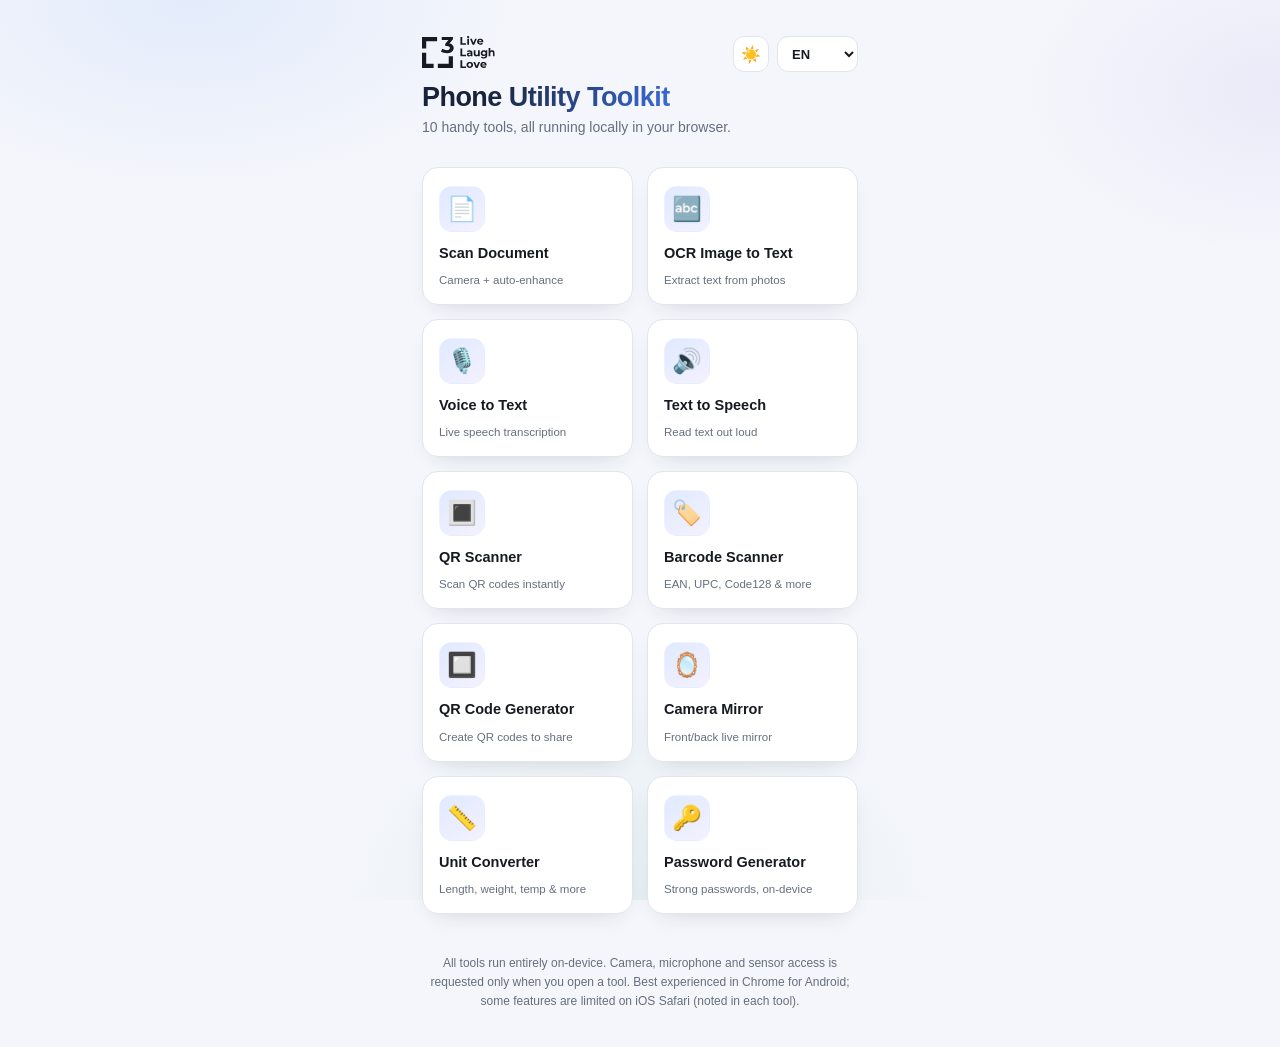
<file: index.html>
<!doctype html>
<html lang="en">
<head>
<meta charset="UTF-8" />
<meta name="viewport" content="width=device-width, initial-scale=1, viewport-fit=cover" />
<meta name="theme-color" content="#0b0d12" />
<title>Phone Utility Toolkit</title>
<script>(function(){try{var t=localStorage.getItem('ptk_theme');if(!t){t=(window.matchMedia&&matchMedia('(prefers-color-scheme: light)').matches)?'light':'dark';}document.documentElement.setAttribute('data-theme',t);}catch(e){}})();</script>
<link rel="icon" type="image/svg+xml" href="lllLogo.svg" />
<link rel="manifest" href="manifest.json" />
<link rel="apple-touch-icon" href="icons/apple-touch-icon.png" />
<meta name="apple-mobile-web-app-capable" content="yes" />
<meta name="apple-mobile-web-app-status-bar-style" content="black-translucent" />
<meta name="apple-mobile-web-app-title" content="Toolkit" />
<link rel="stylesheet" href="css/style.css" />
</head>
<body>
<div class="app">
  <div class="home-header">
    <div class="home-header-top">
      <div class="app-badge">
        <svg width="173" height="76" viewBox="0 0 173 76" fill="none" xmlns="http://www.w3.org/2000/svg" role="img" aria-label="lll logo">
          <g clip-path="url(#clip0_14_176)">
            <path d="M91.2798 20.6137V2.27393H95.5475V17.1658H104.684V20.6284H91.2798V20.6137Z" fill="#222220"/>
            <path d="M109.583 4.56293C108.82 4.56293 108.189 4.34286 107.72 3.9027C107.251 3.46255 107.016 2.91969 107.016 2.27413C107.016 1.62857 107.251 1.08571 107.72 0.64556C108.189 0.205405 108.82 0 109.583 0C110.331 0 110.947 0.205405 111.431 0.616216C111.914 1.02703 112.149 1.55521 112.149 2.20077C112.149 2.87568 111.914 3.44788 111.445 3.88803C110.976 4.32819 110.345 4.56293 109.583 4.56293ZM107.544 20.6139V6.52896H111.636V20.6286H107.544V20.6139Z" fill="#222220"/>
            <path d="M120.01 20.6138L114.1 6.52881H118.294L123.222 18.6624H121.125L126.258 6.52881H130.159L124.219 20.6284H120.01V20.6138Z" fill="#222220"/>
            <path d="M138.812 20.8195C137.198 20.8195 135.805 20.5114 134.603 19.8805C133.4 19.2496 132.461 18.3986 131.801 17.2982C131.141 16.2125 130.804 14.9654 130.804 13.5716C130.804 12.1778 131.127 10.9307 131.757 9.83029C132.388 8.72991 133.283 7.86427 134.427 7.24806C135.57 6.63184 136.861 6.32373 138.284 6.32373C139.662 6.32373 140.909 6.61717 142.009 7.21871C143.123 7.80558 143.989 8.65655 144.634 9.72759C145.279 10.8133 145.602 12.1044 145.602 13.6303C145.602 13.7917 145.587 13.9677 145.573 14.1732C145.558 14.3786 145.543 14.5546 145.514 14.7307H134.075V12.3392H143.373L141.774 13.0434C141.789 12.3098 141.657 11.6789 141.349 11.1361C141.055 10.5932 140.645 10.1677 140.117 9.85964C139.589 9.55153 138.988 9.40481 138.284 9.40481C137.58 9.40481 136.964 9.55153 136.436 9.85964C135.908 10.1677 135.482 10.5932 135.189 11.1361C134.896 11.6789 134.749 12.3392 134.749 13.0874V13.7183C134.749 14.5106 134.925 15.1855 135.277 15.7577C135.629 16.3299 136.113 16.7701 136.714 17.0782C137.33 17.3863 138.064 17.533 138.914 17.533C139.648 17.533 140.293 17.4156 140.865 17.1955C141.437 16.9755 141.95 16.6233 142.419 16.1685L144.59 18.5307C143.945 19.2643 143.138 19.8218 142.155 20.2179C141.217 20.6287 140.088 20.8195 138.812 20.8195Z" fill="#222220"/>
            <path d="M91.2798 48.1967V29.8569H95.5475V44.7488H104.684V48.2114H91.2798V48.1967Z" fill="#222220"/>
            <path d="M111.709 48.4172C110.624 48.4172 109.7 48.2264 108.908 47.8597C108.116 47.4782 107.515 46.9793 107.09 46.3338C106.664 45.6882 106.444 44.9693 106.444 44.1624C106.444 43.3407 106.65 42.6071 107.06 41.9763C107.471 41.3454 108.116 40.8465 109.011 40.4944C109.905 40.1423 111.064 39.9662 112.516 39.9662H116.241V42.3284H112.941C111.988 42.3284 111.328 42.4898 110.961 42.7979C110.609 43.106 110.419 43.5021 110.419 43.9716C110.419 44.4998 110.624 44.9106 111.035 45.2187C111.445 45.5268 112.003 45.6736 112.692 45.6736C113.396 45.6736 114.012 45.5122 114.569 45.2041C115.112 44.8959 115.508 44.4118 115.728 43.7662L116.358 45.6736C116.065 46.5539 115.522 47.2288 114.73 47.6983C113.953 48.1678 112.941 48.4172 111.709 48.4172ZM115.992 48.1971V45.4535L115.728 44.8519V39.9222C115.728 39.0419 115.464 38.367 114.936 37.8828C114.408 37.3987 113.586 37.1492 112.487 37.1492C111.739 37.1492 111.005 37.2666 110.272 37.5014C109.553 37.7361 108.923 38.0589 108.395 38.455L106.958 35.594C107.72 35.0365 108.644 34.611 109.729 34.3176C110.815 34.0241 111.915 33.8921 113.029 33.8921C115.17 33.8921 116.842 34.4056 118.03 35.418C119.218 36.4303 119.805 38.0149 119.805 40.157V48.1971H115.992Z" fill="#222220"/>
            <path d="M128.941 48.4169C127.754 48.4169 126.712 48.1968 125.803 47.742C124.894 47.2871 124.19 46.5829 123.676 45.6439C123.163 44.7049 122.914 43.5165 122.914 42.0786V34.1118H127.006V41.4477C127.006 42.6362 127.255 43.5018 127.754 44.0593C128.252 44.6169 128.956 44.881 129.865 44.881C130.496 44.881 131.053 44.7342 131.537 44.4555C132.021 44.1767 132.417 43.7512 132.696 43.1937C132.989 42.6362 133.121 41.9319 133.121 41.0956V34.0972H137.184V48.1968H133.312V44.2941L134.016 45.4532C133.532 46.4362 132.828 47.1698 131.919 47.6686C131.009 48.1674 130.012 48.4169 128.941 48.4169Z" fill="#222220"/>
            <path d="M146.423 47.5222C145.147 47.5222 143.974 47.2434 142.918 46.6712C141.847 46.099 141.011 45.3067 140.381 44.2944C139.75 43.2674 139.442 42.0789 139.442 40.7145C139.442 39.3353 139.75 38.1322 140.381 37.1199C141.011 36.0928 141.862 35.3152 142.918 34.743C143.989 34.1855 145.147 33.9067 146.423 33.9067C147.64 33.9067 148.711 34.1415 149.606 34.6257C150.5 35.1098 151.204 35.8581 151.717 36.8704C152.231 37.8828 152.48 39.1739 152.48 40.7145C152.48 42.2697 152.231 43.5461 151.717 44.5585C151.204 45.5562 150.515 46.3044 149.606 46.8033C148.711 47.2728 147.655 47.5222 146.423 47.5222ZM147.083 53.4936C145.763 53.4936 144.472 53.3322 143.241 53.0094C142.009 52.6867 140.982 52.2025 140.161 51.5569L141.789 48.5932C142.405 49.1067 143.153 49.5029 144.047 49.7816C144.942 50.0751 145.851 50.2071 146.79 50.2071C148.227 50.2071 149.268 49.8843 149.928 49.2388C150.588 48.5932 150.925 47.6249 150.925 46.3631V44.265L151.189 40.6998L151.116 37.1052V34.0975H154.988V45.8349C154.988 48.4318 154.313 50.3685 152.949 51.6156C151.585 52.8774 149.635 53.4936 147.083 53.4936ZM147.259 44.1917C147.978 44.1917 148.608 44.045 149.166 43.7515C149.723 43.4581 150.163 43.0473 150.471 42.5191C150.779 41.9909 150.94 41.3894 150.94 40.7145C150.94 40.0102 150.779 39.4087 150.471 38.8952C150.163 38.3816 149.723 37.9855 149.166 37.7067C148.608 37.428 147.963 37.2813 147.259 37.2813C146.555 37.2813 145.924 37.428 145.367 37.7067C144.795 37.9855 144.355 38.3816 144.033 38.8952C143.71 39.4087 143.549 40.0249 143.549 40.7145C143.549 41.3894 143.71 42.0056 144.033 42.5191C144.355 43.0473 144.795 43.4581 145.367 43.7515C145.939 44.045 146.57 44.1917 147.259 44.1917Z" fill="#222220"/>
            <path d="M166.823 33.9066C167.938 33.9066 168.935 34.1267 169.815 34.5815C170.695 35.0217 171.384 35.7113 171.897 36.6209C172.411 37.5306 172.66 38.719 172.66 40.1421V48.2116H168.568V40.773C168.568 39.6433 168.319 38.807 167.82 38.2641C167.322 37.7213 166.618 37.4572 165.709 37.4572C165.063 37.4572 164.477 37.6039 163.963 37.8827C163.45 38.1614 163.054 38.5723 162.761 39.1151C162.467 39.658 162.335 40.3769 162.335 41.2572V48.2263H158.244V28.7715H162.335V38.0147L161.426 36.841C161.925 35.902 162.658 35.1684 163.597 34.6696C164.55 34.156 165.621 33.9066 166.823 33.9066Z" fill="#222220"/>
            <path d="M91.2798 75.7944V57.4546H95.5475V72.3318H104.684V75.7944H91.2798Z" fill="#222220"/>
            <path d="M113.484 76.0001C112.002 76.0001 110.683 75.692 109.509 75.0612C108.351 74.4303 107.441 73.5793 106.767 72.4789C106.107 71.3932 105.77 70.1461 105.77 68.7523C105.77 67.3438 106.107 66.082 106.767 64.9963C107.427 63.9106 108.336 63.0449 109.509 62.4287C110.668 61.8125 111.988 61.5044 113.484 61.5044C114.98 61.5044 116.314 61.8125 117.487 62.4287C118.661 63.0449 119.57 63.9106 120.23 64.9963C120.89 66.082 121.227 67.3438 121.227 68.7523C121.227 70.1608 120.89 71.4225 120.23 72.4936C119.57 73.5793 118.646 74.4303 117.487 75.0612C116.314 75.692 114.98 76.0001 113.484 76.0001ZM113.484 72.6403C114.188 72.6403 114.804 72.4936 115.332 72.1855C115.86 71.8774 116.285 71.4372 116.608 70.8357C116.93 70.2488 117.092 69.5445 117.092 68.7376C117.092 67.916 116.93 67.2117 116.608 66.6395C116.285 66.0673 115.86 65.6272 115.332 65.3191C114.804 65.011 114.188 64.8642 113.513 64.8642C112.838 64.8642 112.222 65.011 111.68 65.3191C111.137 65.6272 110.712 66.0673 110.389 66.6395C110.067 67.2117 109.905 67.916 109.905 68.7376C109.905 69.5445 110.067 70.2341 110.389 70.8357C110.712 71.4225 111.137 71.8774 111.68 72.1855C112.208 72.4936 112.809 72.6403 113.484 72.6403Z" fill="#222220"/>
            <path d="M127.798 75.7944L121.873 61.6948H126.067L130.995 73.8284H128.897L134.03 61.6948H137.932L131.992 75.7944H127.798Z" fill="#222220"/>
            <path d="M146.599 76.0001C144.986 76.0001 143.593 75.692 142.39 75.0612C141.187 74.4303 140.249 73.5793 139.589 72.4789C138.929 71.3932 138.592 70.1461 138.592 68.7523C138.592 67.3585 138.914 66.1113 139.545 65.011C140.175 63.9106 141.07 63.0449 142.214 62.4287C143.358 61.8125 144.649 61.5044 146.071 61.5044C147.45 61.5044 148.696 61.7978 149.796 62.3994C150.911 62.9862 151.776 63.8372 152.421 64.9083C153.067 65.994 153.389 67.2851 153.389 68.811C153.389 68.9724 153.375 69.1484 153.36 69.3538C153.345 69.5592 153.331 69.7353 153.301 69.9114H141.862V67.5345H151.16L149.591 68.2241C149.606 67.4905 149.474 66.8596 149.166 66.3168C148.872 65.7739 148.462 65.3484 147.934 65.0403C147.406 64.7322 146.804 64.5855 146.1 64.5855C145.396 64.5855 144.781 64.7322 144.253 65.0403C143.725 65.3484 143.299 65.7739 143.006 66.3168C142.713 66.8596 142.566 67.5198 142.566 68.2681V68.899C142.566 69.6913 142.742 70.3662 143.094 70.9384C143.446 71.5106 143.93 71.9507 144.531 72.2588C145.147 72.5669 145.88 72.7137 146.731 72.7137C147.464 72.7137 148.11 72.5963 148.682 72.3762C149.254 72.1561 149.767 71.804 150.236 71.3492L152.407 73.7114C151.761 74.4449 150.955 75.0025 149.972 75.3986C149.004 75.8094 147.875 76.0001 146.599 76.0001Z" fill="#222220"/>
            <path d="M27.6597 75.8091H0V39.9219H10.0021V65.803H27.6597V75.8091Z" fill="#222220"/>
            <path d="M73.5048 75.8092H37.6323V65.803H63.4881V48.1382H73.5048V75.8092Z" fill="#222220"/>
            <path d="M10.0021 29.945H0V2.27393H35.8725V12.2948H10.0021V29.945Z" fill="#222220"/>
            <path d="M59.4404 40.9635C56.8006 40.9635 54.1901 40.6114 51.6236 39.9071C49.0571 39.2029 46.8425 38.1759 44.9946 36.8407L48.4118 30.165C49.8637 31.2214 51.5356 32.0577 53.4275 32.6886C55.334 33.3195 57.2699 33.6423 59.2644 33.6423C61.479 33.6423 63.2095 33.2021 64.4708 32.3071C65.732 31.4268 66.3773 30.2091 66.3773 28.6979C66.3773 27.2454 65.82 26.1156 64.6908 25.2793C63.5615 24.443 61.7576 24.0322 59.2644 24.0322H55.3047V18.2662L65.8347 6.20597L66.8173 9.36041H46.9012V2.27393H73.5049V7.98126L62.9749 19.9828L58.5165 17.4299H61.0683C65.732 17.4299 69.2812 18.4863 71.6863 20.5844C74.0915 22.6824 75.2941 25.3674 75.2941 28.6245C75.2941 30.7959 74.7222 32.8206 73.5782 34.7133C72.4343 36.5913 70.7037 38.1025 68.3865 39.2469C66.084 40.3913 63.1069 40.9635 59.4404 40.9635Z" fill="#222220"/>
          </g>
          <defs>
            <clipPath id="clip0_14_176">
              <rect width="172.66" height="76" fill="white"/>
            </clipPath>
          </defs>
        </svg>
      </div>
      <div class="top-controls">
        <button id="themeToggle" class="icon-btn" data-i18n-aria="common.toggleTheme" aria-label="Toggle theme">🌙</button>
        <select id="langSelect" class="lang-select" data-i18n-aria="common.language" aria-label="Language"></select>
      </div>
    </div>
    <h1 data-i18n="index.title">Phone Utility Toolkit</h1>
    <p data-i18n="index.subtitle">10 handy tools, all running locally in your browser.</p>
  </div>

  <div class="grid">
    <a class="card" href="tools/scan-document.html">
      <div class="icon">📄</div>
      <div class="label" data-i18n="index.cards.scanDocument.label">Scan Document</div>
      <div class="sub" data-i18n="index.cards.scanDocument.sub">Camera + auto-enhance</div>
    </a>

    <a class="card" href="tools/ocr.html">
      <div class="icon">🔤</div>
      <div class="label" data-i18n="index.cards.ocr.label">OCR Image to Text</div>
      <div class="sub" data-i18n="index.cards.ocr.sub">Extract text from photos</div>
    </a>

    <a class="card" href="tools/voice-to-text.html">
      <div class="icon">🎙️</div>
      <div class="label" data-i18n="index.cards.voiceToText.label">Voice to Text</div>
      <div class="sub" data-i18n="index.cards.voiceToText.sub">Live speech transcription</div>
    </a>

    <a class="card" href="tools/text-to-speech.html">
      <div class="icon">🔊</div>
      <div class="label" data-i18n="index.cards.textToSpeech.label">Text to Speech</div>
      <div class="sub" data-i18n="index.cards.textToSpeech.sub">Read text out loud</div>
    </a>

    <a class="card" href="tools/qr-scanner.html">
      <div class="icon">🔳</div>
      <div class="label" data-i18n="index.cards.qrScanner.label">QR Scanner</div>
      <div class="sub" data-i18n="index.cards.qrScanner.sub">Scan QR codes instantly</div>
    </a>

    <a class="card" href="tools/barcode-scanner.html">
      <div class="icon">🏷️</div>
      <div class="label" data-i18n="index.cards.barcodeScanner.label">Barcode Scanner</div>
      <div class="sub" data-i18n="index.cards.barcodeScanner.sub">EAN, UPC, Code128 & more</div>
    </a>

    <a class="card" href="tools/qr-generator.html">
      <div class="icon">🔲</div>
      <div class="label" data-i18n="index.cards.qrGenerator.label">QR Code Generator</div>
      <div class="sub" data-i18n="index.cards.qrGenerator.sub">Create QR codes to share</div>
    </a>

    <a class="card" href="tools/camera-mirror.html">
      <div class="icon">🪞</div>
      <div class="label" data-i18n="index.cards.cameraMirror.label">Camera Mirror</div>
      <div class="sub" data-i18n="index.cards.cameraMirror.sub">Front/back live mirror</div>
    </a>

    <a class="card" href="tools/unit-converter.html">
      <div class="icon">📏</div>
      <div class="label" data-i18n="index.cards.unitConverter.label">Unit Converter</div>
      <div class="sub" data-i18n="index.cards.unitConverter.sub">Length, weight, temp & more</div>
    </a>

    <a class="card" href="tools/password-generator.html">
      <div class="icon">🔑</div>
      <div class="label" data-i18n="index.cards.passwordGenerator.label">Password Generator</div>
      <div class="sub" data-i18n="index.cards.passwordGenerator.sub">Strong passwords, on-device</div>
    </a>
  </div>

  <div class="footer-note" data-i18n="index.footer">
    All tools run entirely on-device. Camera, microphone and sensor access is requested only when you open a tool. Best experienced in Chrome for Android; some features are limited on iOS Safari (noted in each tool).
  </div>
</div>
<script src="js/theme.js"></script>
<script src="js/i18n.js"></script>
</body>
</html>
</file>
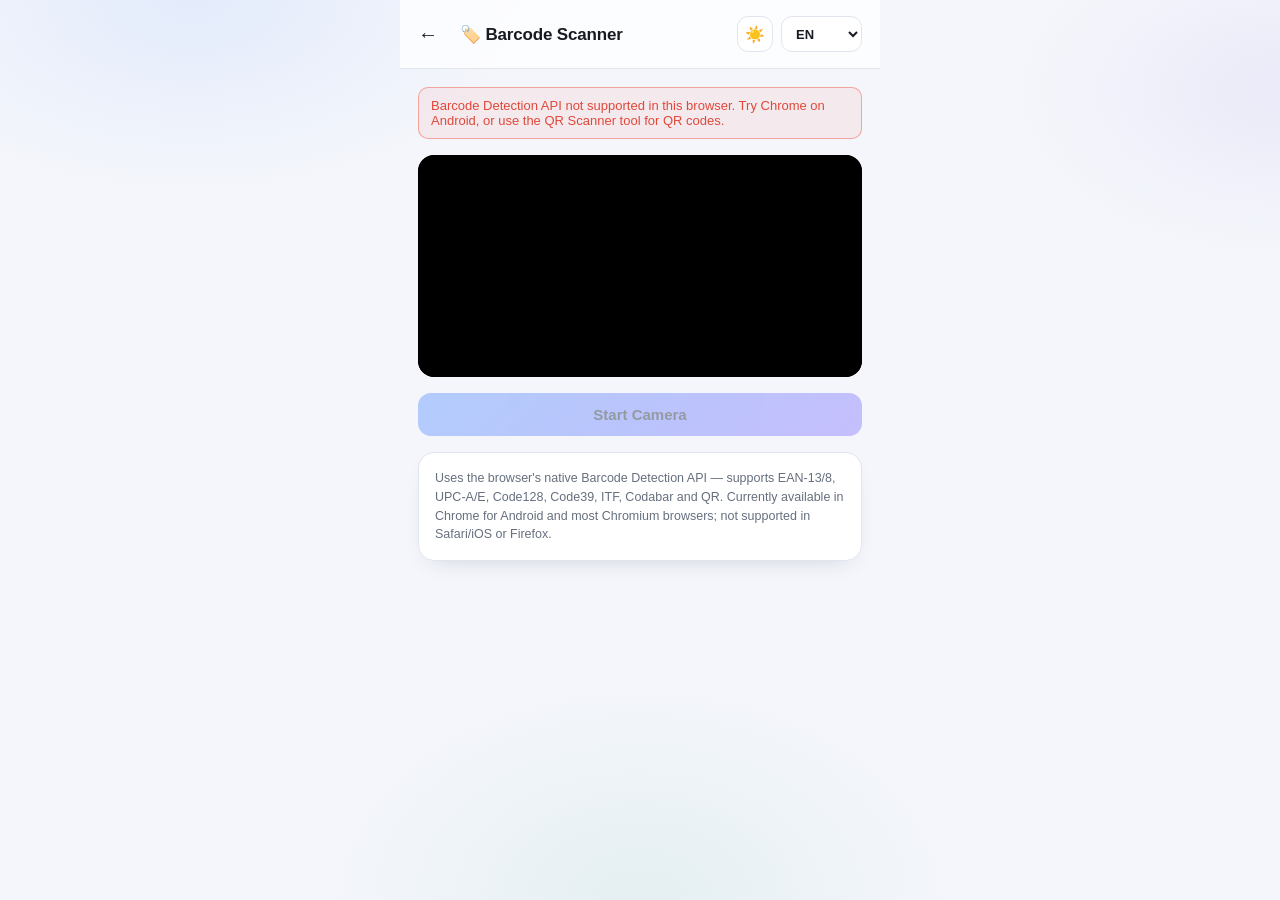
<file: tools/barcode-scanner.html>
<!doctype html>
<html lang="en">
<head>
<meta charset="UTF-8" />
<meta name="viewport" content="width=device-width, initial-scale=1, viewport-fit=cover" />
<meta name="theme-color" content="#0b0d12" />
<title>Barcode Scanner</title>
<script>(function(){try{var t=localStorage.getItem('ptk_theme');if(!t){t=(window.matchMedia&&matchMedia('(prefers-color-scheme: light)').matches)?'light':'dark';}document.documentElement.setAttribute('data-theme',t);}catch(e){}})();</script>
<link rel="icon" type="image/svg+xml" href="../lllLogo.svg" />
<link rel="manifest" href="../manifest.json" />
<link rel="apple-touch-icon" href="../icons/apple-touch-icon.png" />
<meta name="apple-mobile-web-app-capable" content="yes" />
<meta name="apple-mobile-web-app-status-bar-style" content="black-translucent" />
<link rel="stylesheet" href="../css/style.css" />
</head>
<body>
<div class="app">
  <div class="tool-header">
    <a class="back-btn" href="../index.html">←</a>
    <h2><span>🏷️</span> <span data-i18n="barcodeScanner.header">Barcode Scanner</span></h2>
    <div class="top-controls">
      <button id="themeToggle" class="icon-btn" data-i18n-aria="common.toggleTheme" aria-label="Toggle theme">🌙</button>
      <select id="langSelect" class="lang-select" data-i18n-aria="common.language" aria-label="Language"></select>
    </div>
  </div>

  <div class="tool-body">
    <div id="status" class="status">Tap "Start Camera" to scan a barcode.</div>

    <div class="video-wrap">
      <video id="video" autoplay playsinline muted></video>
    </div>

    <button id="startBtn" class="btn" data-i18n="barcodeScanner.startBtn">Start Camera</button>

    <div id="resultPanel" class="panel hidden">
      <label data-i18n="barcodeScanner.resultLabel">Last Detected</label>
      <div id="resultBox" class="result-box"></div>
      <div id="formatLabel" class="hint" style="margin-top:6px;"></div>
      <div class="btn-row" style="margin-top:12px;">
        <button id="copyBtn" class="btn secondary" data-i18n="barcodeScanner.copyBtn">Copy</button>
        <button id="scanAgainBtn" class="btn secondary" data-i18n="barcodeScanner.scanAgainBtn">Scan Again</button>
      </div>
    </div>

    <div class="panel hint" data-i18n="barcodeScanner.hint">
      Uses the browser's native Barcode Detection API — supports EAN-13/8, UPC-A/E, Code128, Code39, ITF, Codabar and QR. Currently available in Chrome for Android and most Chromium browsers; not supported in Safari/iOS or Firefox.
    </div>
  </div>
</div>

<script src="../js/theme.js"></script>
<script src="../js/i18n.js"></script>
<script>
const video = document.getElementById('video');
const startBtn = document.getElementById('startBtn');
const statusEl = document.getElementById('status');
const resultPanel = document.getElementById('resultPanel');
const resultBox = document.getElementById('resultBox');
const formatLabel = document.getElementById('formatLabel');
const copyBtn = document.getElementById('copyBtn');
const scanAgainBtn = document.getElementById('scanAgainBtn');

let stream = null;
let scanning = false;
let rafId = null;
let detector = null;
let lastFormat = '';
let statusState = { key: 'barcodeScanner.statusInit', cls: '', extra: '' };

function renderStatus() {
  statusEl.textContent = Ptk.t(statusState.key) + (statusState.extra || '');
  statusEl.className = 'status' + (statusState.cls ? ' ' + statusState.cls : '');
}

function setStatus(key, cls, extra) {
  statusState = { key: key, cls: cls || '', extra: extra || '' };
  renderStatus();
}

function renderFormat() {
  formatLabel.textContent = lastFormat ? Ptk.t('barcodeScanner.formatPrefix') + ' ' + lastFormat : '';
}

const supported = 'BarcodeDetector' in window;

if (!supported) {
  setStatus('barcodeScanner.notSupported', 'warn');
  startBtn.disabled = true;
} else {
  detector = new BarcodeDetector({
    formats: ['code_128', 'ean_13', 'ean_8', 'upc_a', 'upc_e', 'code_39', 'codabar', 'itf', 'qr_code']
  });
}

async function startCamera() {
  try {
    stream = await navigator.mediaDevices.getUserMedia({
      video: { facingMode: { ideal: 'environment' } },
      audio: false
    });
    video.srcObject = stream;
    await video.play();
    resultPanel.classList.add('hidden');
    startBtn.classList.add('hidden');
    scanning = true;
    setStatus('barcodeScanner.scanning', 'ok');
    tick();
  } catch (err) {
    setStatus('common.cameraFailed', 'warn', ' ' + err.message);
  }
}

async function tick() {
  if (!scanning) return;
  try {
    const barcodes = await detector.detect(video);
    if (barcodes.length > 0) {
      onDetected(barcodes[0]);
      return;
    }
  } catch (e) {
    // transient detection errors are common while the camera warms up
  }
  rafId = requestAnimationFrame(tick);
}

function onDetected(barcode) {
  scanning = false;
  if (navigator.vibrate) navigator.vibrate(120);
  resultBox.textContent = barcode.rawValue;
  lastFormat = barcode.format;
  renderFormat();
  resultPanel.classList.remove('hidden');
  setStatus('barcodeScanner.detected', 'ok');
  stopCamera();
}

function stopCamera() {
  if (rafId) cancelAnimationFrame(rafId);
  if (stream) {
    stream.getTracks().forEach(t => t.stop());
    stream = null;
  }
}

function handleBackgrounded() {
  if (!scanning) return;
  scanning = false;
  stopCamera();
  startBtn.classList.remove('hidden');
  setStatus('barcodeScanner.statusInit', '');
}

startBtn.addEventListener('click', startCamera);

scanAgainBtn.addEventListener('click', () => {
  resultPanel.classList.add('hidden');
  startCamera();
});

copyBtn.addEventListener('click', async () => {
  await navigator.clipboard.writeText(resultBox.textContent);
  setStatus('common.copied', 'ok');
});

document.addEventListener('visibilitychange', () => { if (document.hidden) handleBackgrounded(); });
window.addEventListener('pagehide', stopCamera);
window.addEventListener('beforeunload', stopCamera);

document.addEventListener('ptk-lang-changed', () => { renderStatus(); renderFormat(); });
</script>
</body>
</html>
</file>
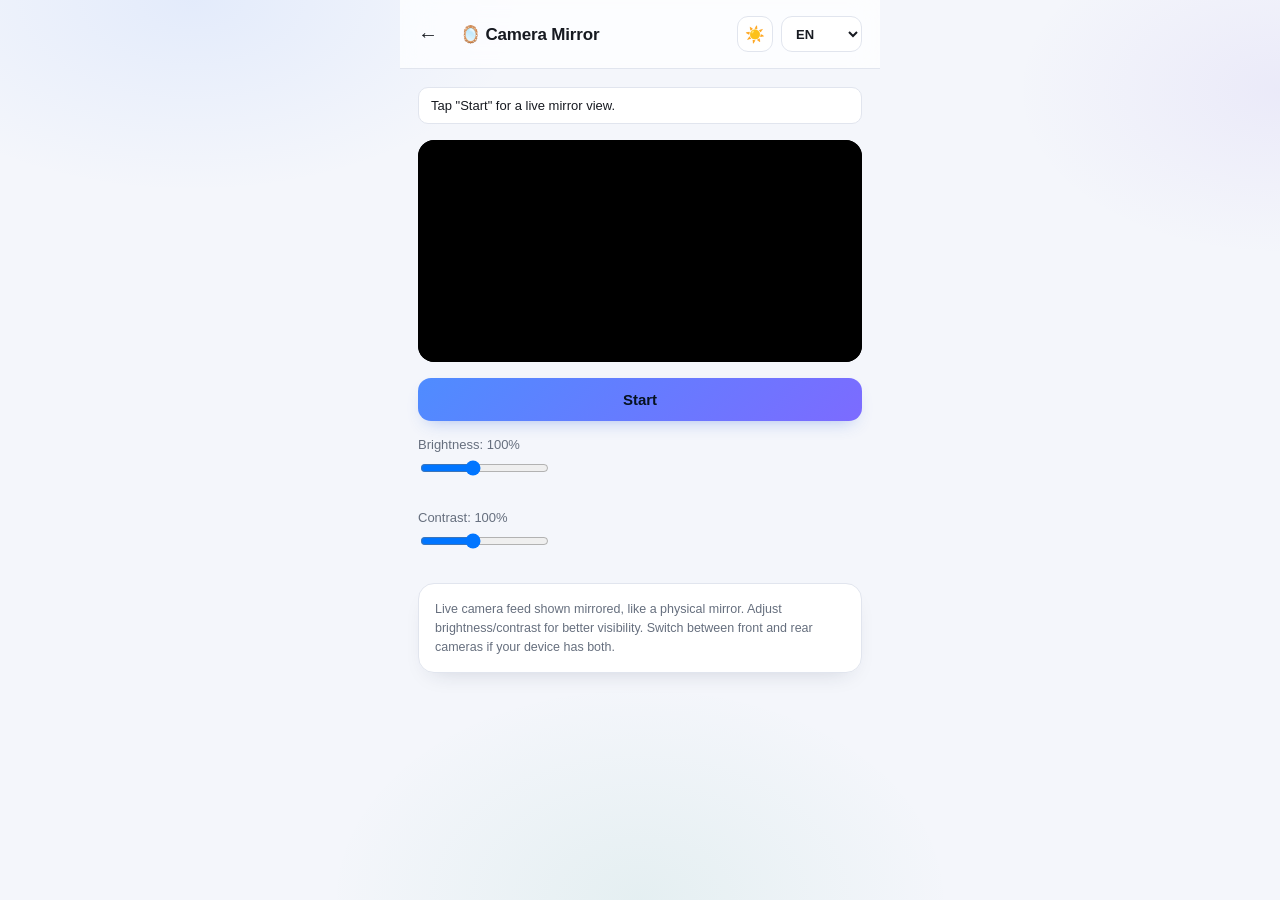
<file: tools/camera-mirror.html>
<!doctype html>
<html lang="en">
<head>
<meta charset="UTF-8" />
<meta name="viewport" content="width=device-width, initial-scale=1, viewport-fit=cover" />
<meta name="theme-color" content="#0b0d12" />
<title>Camera Mirror</title>
<script>(function(){try{var t=localStorage.getItem('ptk_theme');if(!t){t=(window.matchMedia&&matchMedia('(prefers-color-scheme: light)').matches)?'light':'dark';}document.documentElement.setAttribute('data-theme',t);}catch(e){}})();</script>
<link rel="icon" type="image/svg+xml" href="../lllLogo.svg" />
<link rel="manifest" href="../manifest.json" />
<link rel="apple-touch-icon" href="../icons/apple-touch-icon.png" />
<meta name="apple-mobile-web-app-capable" content="yes" />
<meta name="apple-mobile-web-app-status-bar-style" content="black-translucent" />
<link rel="stylesheet" href="../css/style.css" />
</head>
<body>
<div class="app">
  <div class="tool-header">
    <a class="back-btn" href="../index.html">←</a>
    <h2><span>🪞</span> <span data-i18n="cameraMirror.header">Camera Mirror</span></h2>
    <div class="top-controls">
      <button id="themeToggle" class="icon-btn" data-i18n-aria="common.toggleTheme" aria-label="Toggle theme">🌙</button>
      <select id="langSelect" class="lang-select" data-i18n-aria="common.language" aria-label="Language"></select>
    </div>
  </div>

  <div class="tool-body">
    <div id="status" class="status">Tap "Start" for a live mirror view.</div>

    <div class="video-wrap">
      <video id="video" class="mirror-video" autoplay playsinline muted></video>
    </div>

    <div class="btn-row">
      <button id="startBtn" class="btn" data-i18n="cameraMirror.startBtn">Start</button>
      <button id="switchBtn" class="btn secondary hidden" data-i18n="cameraMirror.switchBtn">🔄 Switch Camera</button>
    </div>

    <div class="field">
      <label><span data-i18n="cameraMirror.brightnessLabel">Brightness:</span> <span id="brightVal">100%</span></label>
      <input id="brightness" type="range" min="60" max="160" step="5" value="100" />
    </div>

    <div class="field">
      <label><span data-i18n="cameraMirror.contrastLabel">Contrast:</span> <span id="contrastVal">100%</span></label>
      <input id="contrast" type="range" min="60" max="160" step="5" value="100" />
    </div>

    <div class="panel hint" data-i18n="cameraMirror.hint">
      Live camera feed shown mirrored, like a physical mirror. Adjust brightness/contrast for better visibility. Switch between front and rear cameras if your device has both.
    </div>
  </div>
</div>

<script src="../js/theme.js"></script>
<script src="../js/i18n.js"></script>
<script>
const video = document.getElementById('video');
const startBtn = document.getElementById('startBtn');
const switchBtn = document.getElementById('switchBtn');
const statusEl = document.getElementById('status');
const brightness = document.getElementById('brightness');
const contrast = document.getElementById('contrast');
const brightVal = document.getElementById('brightVal');
const contrastVal = document.getElementById('contrastVal');

let stream = null;
let facingMode = 'user';
let started = false;
let statusState = { key: 'cameraMirror.statusInit', cls: '', extra: '' };

function renderStatus() {
  statusEl.textContent = Ptk.t(statusState.key) + (statusState.extra || '');
  statusEl.className = 'status' + (statusState.cls ? ' ' + statusState.cls : '');
}

function setStatus(key, cls, extra) {
  statusState = { key: key, cls: cls || '', extra: extra || '' };
  renderStatus();
}

function renderLabels() {
  startBtn.textContent = Ptk.t(started ? 'cameraMirror.restartBtn' : 'cameraMirror.startBtn');
}

async function startCamera() {
  if (stream) stream.getTracks().forEach(t => t.stop());
  try {
    stream = await navigator.mediaDevices.getUserMedia({
      video: { facingMode: { ideal: facingMode } },
      audio: false
    });
    video.srcObject = stream;
    started = true;
    renderLabels();
    switchBtn.classList.remove('hidden');
    setStatus('cameraMirror.active', 'ok');
  } catch (err) {
    setStatus('common.cameraFailed', 'warn', ' ' + err.message);
  }
}

startBtn.addEventListener('click', startCamera);

switchBtn.addEventListener('click', () => {
  facingMode = facingMode === 'user' ? 'environment' : 'user';
  startCamera();
});

function updateFilter() {
  video.style.filter = `brightness(${brightness.value}%) contrast(${contrast.value}%)`;
  brightVal.textContent = brightness.value + '%';
  contrastVal.textContent = contrast.value + '%';
}

brightness.addEventListener('input', updateFilter);
contrast.addEventListener('input', updateFilter);

function stopCamera() {
  if (stream) {
    stream.getTracks().forEach(t => t.stop());
    stream = null;
  }
}

function handleBackgrounded() {
  if (!stream) return;
  stopCamera();
  setStatus('cameraMirror.statusInit', '');
}

document.addEventListener('visibilitychange', () => { if (document.hidden) handleBackgrounded(); });
window.addEventListener('pagehide', stopCamera);
window.addEventListener('beforeunload', stopCamera);

if (!navigator.mediaDevices || !navigator.mediaDevices.getUserMedia) {
  setStatus('common.cameraNotSupported', 'warn');
  startBtn.disabled = true;
}

renderLabels();
document.addEventListener('ptk-lang-changed', () => { renderStatus(); renderLabels(); });
</script>
</body>
</html>
</file>
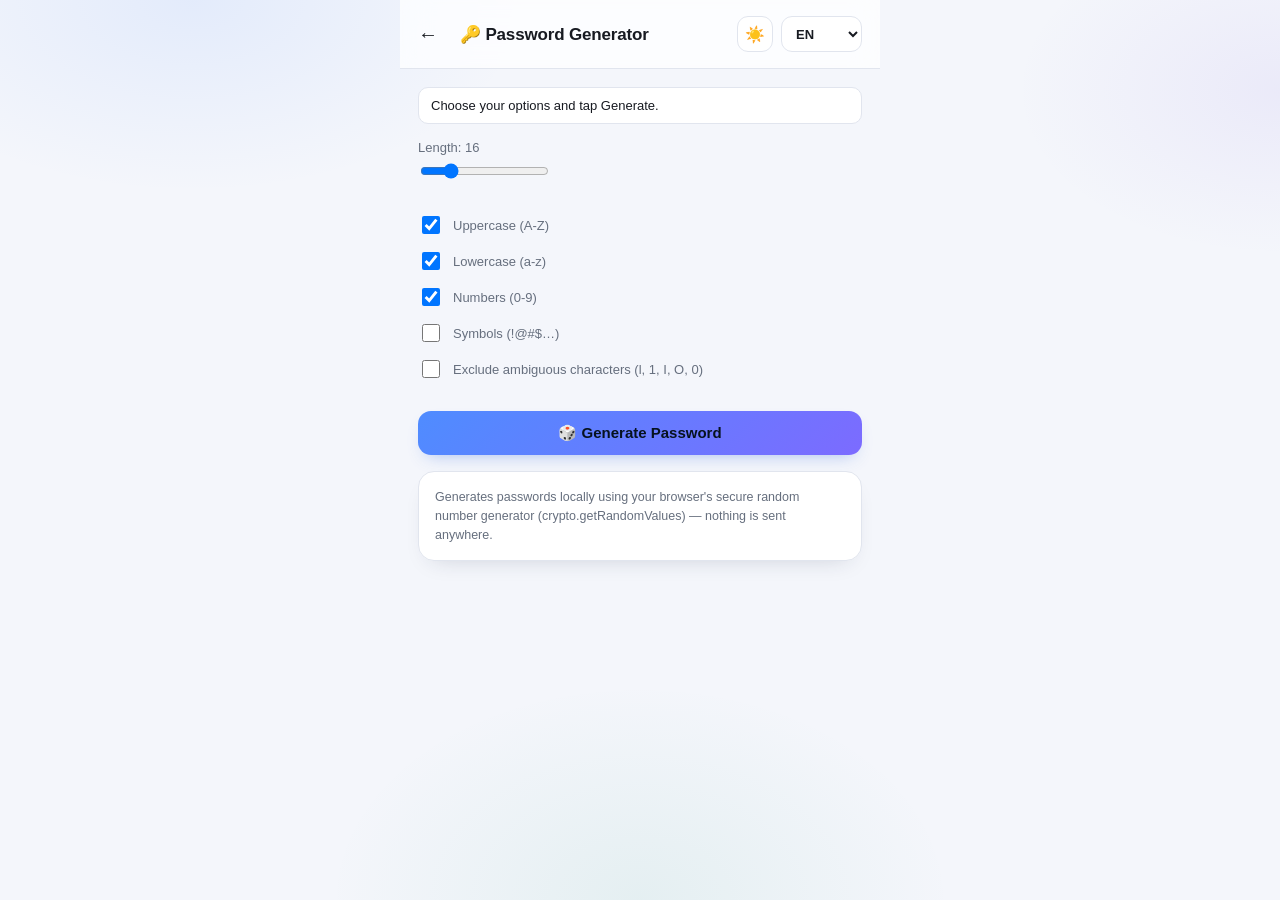
<file: tools/password-generator.html>
<!doctype html>
<html lang="en">
<head>
<meta charset="UTF-8" />
<meta name="viewport" content="width=device-width, initial-scale=1, viewport-fit=cover" />
<meta name="theme-color" content="#0b0d12" />
<title>Password Generator</title>
<script>(function(){try{var t=localStorage.getItem('ptk_theme');if(!t){t=(window.matchMedia&&matchMedia('(prefers-color-scheme: light)').matches)?'light':'dark';}document.documentElement.setAttribute('data-theme',t);}catch(e){}})();</script>
<link rel="icon" type="image/svg+xml" href="../lllLogo.svg" />
<link rel="manifest" href="../manifest.json" />
<link rel="apple-touch-icon" href="../icons/apple-touch-icon.png" />
<meta name="apple-mobile-web-app-capable" content="yes" />
<meta name="apple-mobile-web-app-status-bar-style" content="black-translucent" />
<link rel="stylesheet" href="../css/style.css" />
</head>
<body>
<div class="app">
  <div class="tool-header">
    <a class="back-btn" href="../index.html">←</a>
    <h2><span>🔑</span> <span data-i18n="passwordGenerator.header">Password Generator</span></h2>
    <div class="top-controls">
      <button id="themeToggle" class="icon-btn" data-i18n-aria="common.toggleTheme" aria-label="Toggle theme">🌙</button>
      <select id="langSelect" class="lang-select" data-i18n-aria="common.language" aria-label="Language"></select>
    </div>
  </div>

  <div class="tool-body">
    <div id="status" class="status">Choose your options and tap Generate.</div>

    <div class="field">
      <label><span data-i18n="passwordGenerator.lengthLabel">Length</span>: <span id="lengthVal">16</span></label>
      <input id="lengthInput" type="range" min="4" max="64" step="1" value="16" />
    </div>

    <div class="field">
      <label style="display:flex;align-items:center;gap:10px;margin-bottom:12px;">
        <input id="uppercaseCheck" type="checkbox" checked style="width:18px;height:18px;" />
        <span data-i18n="passwordGenerator.uppercaseLabel">Uppercase (A-Z)</span>
      </label>
      <label style="display:flex;align-items:center;gap:10px;margin-bottom:12px;">
        <input id="lowercaseCheck" type="checkbox" checked style="width:18px;height:18px;" />
        <span data-i18n="passwordGenerator.lowercaseLabel">Lowercase (a-z)</span>
      </label>
      <label style="display:flex;align-items:center;gap:10px;margin-bottom:12px;">
        <input id="numbersCheck" type="checkbox" checked style="width:18px;height:18px;" />
        <span data-i18n="passwordGenerator.numbersLabel">Numbers (0-9)</span>
      </label>
      <label style="display:flex;align-items:center;gap:10px;margin-bottom:12px;">
        <input id="symbolsCheck" type="checkbox" style="width:18px;height:18px;" />
        <span data-i18n="passwordGenerator.symbolsLabel">Symbols (!@#$…)</span>
      </label>
      <label style="display:flex;align-items:center;gap:10px;margin-bottom:0;">
        <input id="excludeAmbiguousCheck" type="checkbox" style="width:18px;height:18px;" />
        <span data-i18n="passwordGenerator.excludeAmbiguousLabel">Exclude ambiguous characters (l, 1, I, O, 0)</span>
      </label>
    </div>

    <button id="generateBtn" class="btn" data-i18n="passwordGenerator.generateBtn">🎲 Generate Password</button>

    <div id="resultPanel" class="panel hidden">
      <div id="resultBox" class="result-box" style="font-size:18px;word-break:break-all;"></div>
      <div id="strengthLabel" class="status" style="margin-top:10px;"></div>
      <div class="btn-row" style="margin-top:12px;">
        <button id="copyBtn" class="btn secondary" data-i18n="passwordGenerator.copyBtn">Copy</button>
        <button id="shareBtn" class="btn secondary hidden" data-i18n="common.shareBtn">📤 Share</button>
      </div>
    </div>

    <div class="panel hint" data-i18n="passwordGenerator.hint">
      Generates passwords locally using your browser's secure random number generator (crypto.getRandomValues) — nothing is sent anywhere.
    </div>
  </div>
</div>

<script src="../js/theme.js"></script>
<script src="../js/i18n.js"></script>
<script>
const lengthInput = document.getElementById('lengthInput');
const lengthVal = document.getElementById('lengthVal');
const uppercaseCheck = document.getElementById('uppercaseCheck');
const lowercaseCheck = document.getElementById('lowercaseCheck');
const numbersCheck = document.getElementById('numbersCheck');
const symbolsCheck = document.getElementById('symbolsCheck');
const excludeAmbiguousCheck = document.getElementById('excludeAmbiguousCheck');
const generateBtn = document.getElementById('generateBtn');
const resultPanel = document.getElementById('resultPanel');
const resultBox = document.getElementById('resultBox');
const strengthLabel = document.getElementById('strengthLabel');
const copyBtn = document.getElementById('copyBtn');
const shareBtn = document.getElementById('shareBtn');
const statusEl = document.getElementById('status');

const AMBIGUOUS_CHARS = 'l1IO0';

const CHARSETS = {
  uppercase: 'ABCDEFGHIJKLMNOPQRSTUVWXYZ',
  lowercase: 'abcdefghijklmnopqrstuvwxyz',
  numbers: '0123456789',
  symbols: '!@#$%^&*()_+-=[]{}|;:,.<>?'
};

let statusState = { key: 'passwordGenerator.statusInit', cls: '', extra: '' };
let strengthState = null;

function renderStatus() {
  statusEl.textContent = Ptk.t(statusState.key) + (statusState.extra || '');
  statusEl.className = 'status' + (statusState.cls ? ' ' + statusState.cls : '');
}

function setStatus(key, cls, extra) {
  statusState = { key: key, cls: cls || '', extra: extra || '' };
  renderStatus();
}

function renderStrength() {
  if (!strengthState) return;
  strengthLabel.textContent = Ptk.t(strengthState.key);
  strengthLabel.className = 'status' + (strengthState.cls ? ' ' + strengthState.cls : '');
}

lengthInput.addEventListener('input', () => { lengthVal.textContent = lengthInput.value; });

function updateStrength(length, poolSize) {
  const entropy = length * Math.log2(poolSize || 1);
  if (entropy < 40) strengthState = { key: 'passwordGenerator.strengthWeak', cls: 'warn' };
  else if (entropy < 60) strengthState = { key: 'passwordGenerator.strengthFair', cls: '' };
  else if (entropy < 80) strengthState = { key: 'passwordGenerator.strengthGood', cls: 'ok' };
  else strengthState = { key: 'passwordGenerator.strengthStrong', cls: 'ok' };
  renderStrength();
}

generateBtn.addEventListener('click', () => {
  let chars = '';
  if (uppercaseCheck.checked) chars += CHARSETS.uppercase;
  if (lowercaseCheck.checked) chars += CHARSETS.lowercase;
  if (numbersCheck.checked) chars += CHARSETS.numbers;
  if (symbolsCheck.checked) chars += CHARSETS.symbols;

  if (excludeAmbiguousCheck.checked) {
    chars = chars.split('').filter(c => !AMBIGUOUS_CHARS.includes(c)).join('');
  }

  if (!chars) {
    setStatus('passwordGenerator.selectOneType', 'warn');
    return;
  }

  const length = parseInt(lengthInput.value, 10);
  const randomValues = new Uint32Array(length);
  crypto.getRandomValues(randomValues);
  let password = '';
  for (let i = 0; i < length; i++) {
    password += chars[randomValues[i] % chars.length];
  }

  resultBox.textContent = password;
  resultPanel.classList.remove('hidden');
  updateStrength(length, chars.length);
  setStatus('passwordGenerator.statusGenerated', 'ok');
});

copyBtn.addEventListener('click', async () => {
  if (!resultBox.textContent) return;
  await navigator.clipboard.writeText(resultBox.textContent);
  setStatus('common.copied', 'ok');
});

if (navigator.share) {
  shareBtn.classList.remove('hidden');
  shareBtn.addEventListener('click', async () => {
    if (!resultBox.textContent) return;
    try {
      await navigator.share({ text: resultBox.textContent });
    } catch (err) {
      if (err.name !== 'AbortError') setStatus('common.shareFailed', 'warn', ' ' + err.message);
    }
  });
}

document.addEventListener('ptk-lang-changed', () => { renderStatus(); renderStrength(); });
</script>
</body>
</html>
</file>
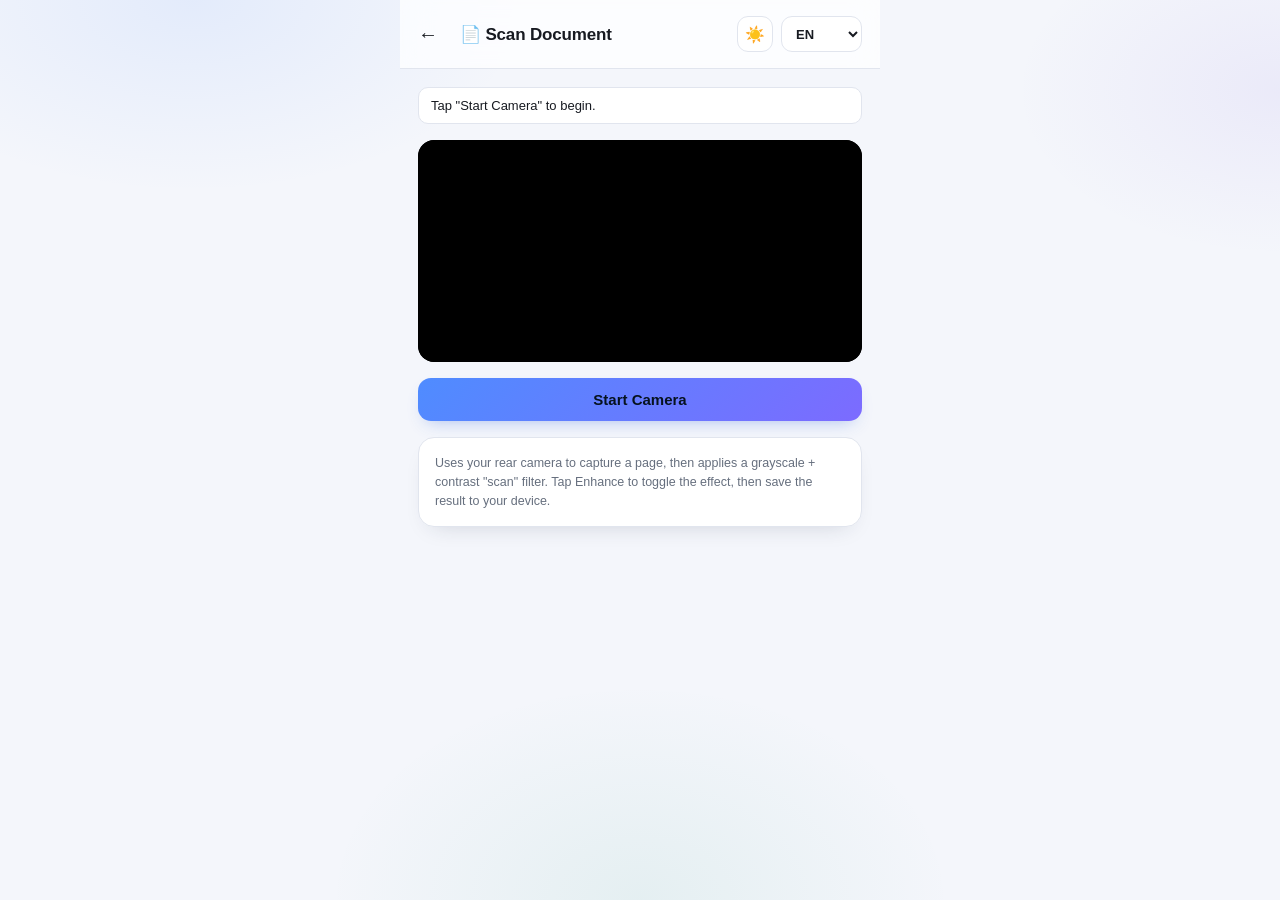
<file: tools/scan-document.html>
<!doctype html>
<html lang="en">
<head>
<meta charset="UTF-8" />
<meta name="viewport" content="width=device-width, initial-scale=1, viewport-fit=cover" />
<meta name="theme-color" content="#0b0d12" />
<title>Scan Document</title>
<script>(function(){try{var t=localStorage.getItem('ptk_theme');if(!t){t=(window.matchMedia&&matchMedia('(prefers-color-scheme: light)').matches)?'light':'dark';}document.documentElement.setAttribute('data-theme',t);}catch(e){}})();</script>
<link rel="icon" type="image/svg+xml" href="../lllLogo.svg" />
<link rel="manifest" href="../manifest.json" />
<link rel="apple-touch-icon" href="../icons/apple-touch-icon.png" />
<meta name="apple-mobile-web-app-capable" content="yes" />
<meta name="apple-mobile-web-app-status-bar-style" content="black-translucent" />
<link rel="stylesheet" href="../css/style.css" />
</head>
<body>
<div class="app">
  <div class="tool-header">
    <a class="back-btn" href="../index.html">←</a>
    <h2><span>📄</span> <span data-i18n="scanDocument.header">Scan Document</span></h2>
    <div class="top-controls">
      <button id="themeToggle" class="icon-btn" data-i18n-aria="common.toggleTheme" aria-label="Toggle theme">🌙</button>
      <select id="langSelect" class="lang-select" data-i18n-aria="common.language" aria-label="Language"></select>
    </div>
  </div>

  <div class="tool-body">
    <div id="status" class="status">Tap "Start Camera" to begin.</div>

    <div class="video-wrap">
      <video id="video" autoplay playsinline muted></video>
      <canvas id="canvas" class="hidden"></canvas>
      <img id="preview" class="preview hidden" />
    </div>

    <div id="liveControls" class="btn-row hidden">
      <button id="startBtn" class="btn" data-i18n="scanDocument.startBtn">Start Camera</button>
    </div>

    <div id="captureControls" class="btn-row hidden">
      <button id="captureBtn" class="btn success" data-i18n="scanDocument.captureBtn">📸 Capture</button>
    </div>

    <div id="resultControls" class="btn-row hidden">
      <button id="retakeBtn" class="btn secondary" data-i18n="scanDocument.retakeBtn">Retake</button>
      <button id="enhanceBtn" class="btn secondary">Enhance: On</button>
      <button id="downloadBtn" class="btn" data-i18n="scanDocument.downloadBtn">Save Image</button>
    </div>

    <div class="panel hint" data-i18n="scanDocument.hint">
      Uses your rear camera to capture a page, then applies a grayscale + contrast "scan" filter. Tap Enhance to toggle the effect, then save the result to your device.
    </div>
  </div>
</div>

<script src="../js/theme.js"></script>
<script src="../js/i18n.js"></script>
<script>
const video = document.getElementById('video');
const canvas = document.getElementById('canvas');
const preview = document.getElementById('preview');
const statusEl = document.getElementById('status');
const startBtn = document.getElementById('startBtn');
const captureBtn = document.getElementById('captureBtn');
const retakeBtn = document.getElementById('retakeBtn');
const enhanceBtn = document.getElementById('enhanceBtn');
const downloadBtn = document.getElementById('downloadBtn');
const liveControls = document.getElementById('liveControls');
const captureControls = document.getElementById('captureControls');
const resultControls = document.getElementById('resultControls');

let stream = null;
let enhanced = true;
let rawImageData = null;
let statusState = { key: 'scanDocument.statusInit', cls: '', extra: '' };

function renderStatus() {
  statusEl.textContent = Ptk.t(statusState.key) + (statusState.extra || '');
  statusEl.className = 'status' + (statusState.cls ? ' ' + statusState.cls : '');
}

function setStatus(key, cls, extra) {
  statusState = { key: key, cls: cls || '', extra: extra || '' };
  renderStatus();
}

function renderLabels() {
  enhanceBtn.textContent = Ptk.t(enhanced ? 'scanDocument.enhanceOn' : 'scanDocument.enhanceOff');
}

async function startCamera() {
  try {
    stream = await navigator.mediaDevices.getUserMedia({
      video: { facingMode: { ideal: 'environment' } },
      audio: false
    });
    video.srcObject = stream;
    video.classList.remove('hidden');
    preview.classList.add('hidden');
    liveControls.classList.add('hidden');
    captureControls.classList.remove('hidden');
    resultControls.classList.add('hidden');
    setStatus('scanDocument.statusReady', 'ok');
  } catch (err) {
    setStatus('common.cameraFailed', 'warn', ' ' + err.message);
  }
}

function applyScanFilter(ctx, w, h) {
  const imgData = ctx.getImageData(0, 0, w, h);
  const d = imgData.data;
  for (let i = 0; i < d.length; i += 4) {
    const gray = 0.299 * d[i] + 0.587 * d[i + 1] + 0.114 * d[i + 2];
    let v = (gray - 128) * 1.5 + 128 + 20; // contrast + slight brighten
    v = Math.max(0, Math.min(255, v));
    d[i] = d[i + 1] = d[i + 2] = v;
  }
  ctx.putImageData(imgData, 0, 0);
}

function capture() {
  const w = video.videoWidth;
  const h = video.videoHeight;
  canvas.width = w;
  canvas.height = h;
  const ctx = canvas.getContext('2d');
  ctx.drawImage(video, 0, 0, w, h);
  rawImageData = ctx.getImageData(0, 0, w, h);

  if (enhanced) applyScanFilter(ctx, w, h);

  preview.src = canvas.toDataURL('image/jpeg', 0.92);
  preview.classList.remove('hidden');
  video.classList.add('hidden');

  stopCamera();

  captureControls.classList.add('hidden');
  resultControls.classList.remove('hidden');
  setStatus('scanDocument.statusCaptured', 'ok');
}

function stopCamera() {
  if (stream) {
    stream.getTracks().forEach(t => t.stop());
    stream = null;
  }
}

function handleBackgrounded() {
  if (!stream) return; // nothing live to clean up
  stopCamera();
  video.classList.add('hidden');
  liveControls.classList.remove('hidden');
  captureControls.classList.add('hidden');
  setStatus('scanDocument.statusInit', '');
}

function redraw() {
  if (!rawImageData) return;
  const ctx = canvas.getContext('2d');
  ctx.putImageData(rawImageData, 0, 0);
  if (enhanced) applyScanFilter(ctx, canvas.width, canvas.height);
  preview.src = canvas.toDataURL('image/jpeg', 0.92);
}

startBtn.addEventListener('click', startCamera);
captureBtn.addEventListener('click', capture);

retakeBtn.addEventListener('click', () => {
  preview.classList.add('hidden');
  resultControls.classList.add('hidden');
  rawImageData = null;
  startCamera();
});

enhanceBtn.addEventListener('click', () => {
  enhanced = !enhanced;
  renderLabels();
  redraw();
});

downloadBtn.addEventListener('click', () => {
  const a = document.createElement('a');
  a.href = canvas.toDataURL('image/jpeg', 0.95);
  a.download = 'scanned-document-' + Date.now() + '.jpg';
  a.click();
});

document.addEventListener('visibilitychange', () => { if (document.hidden) handleBackgrounded(); });
window.addEventListener('pagehide', stopCamera);
window.addEventListener('beforeunload', stopCamera);

if (!navigator.mediaDevices || !navigator.mediaDevices.getUserMedia) {
  setStatus('common.cameraNotSupported', 'warn');
} else {
  liveControls.classList.remove('hidden');
}

renderLabels();
document.addEventListener('ptk-lang-changed', () => { renderStatus(); renderLabels(); });
</script>
</body>
</html>
</file>
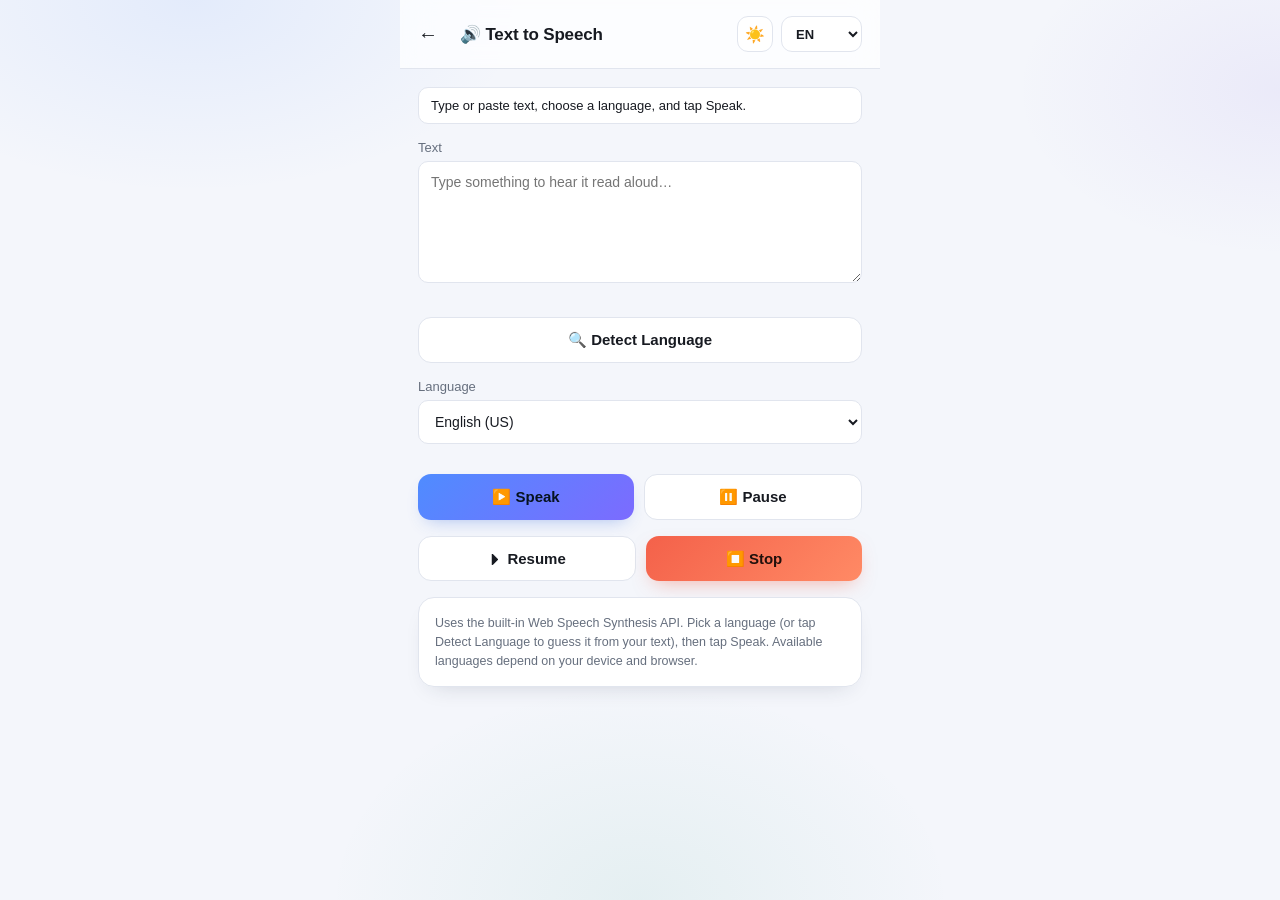
<file: tools/text-to-speech.html>
<!doctype html>
<html lang="en">
<head>
<meta charset="UTF-8" />
<meta name="viewport" content="width=device-width, initial-scale=1, viewport-fit=cover" />
<meta name="theme-color" content="#0b0d12" />
<title>Text to Speech</title>
<script>(function(){try{var t=localStorage.getItem('ptk_theme');if(!t){t=(window.matchMedia&&matchMedia('(prefers-color-scheme: light)').matches)?'light':'dark';}document.documentElement.setAttribute('data-theme',t);}catch(e){}})();</script>
<link rel="icon" type="image/svg+xml" href="../lllLogo.svg" />
<link rel="manifest" href="../manifest.json" />
<link rel="apple-touch-icon" href="../icons/apple-touch-icon.png" />
<meta name="apple-mobile-web-app-capable" content="yes" />
<meta name="apple-mobile-web-app-status-bar-style" content="black-translucent" />
<link rel="stylesheet" href="../css/style.css" />
</head>
<body>
<div class="app">
  <div class="tool-header">
    <a class="back-btn" href="../index.html">←</a>
    <h2><span>🔊</span> <span data-i18n="textToSpeech.header">Text to Speech</span></h2>
    <div class="top-controls">
      <button id="themeToggle" class="icon-btn" data-i18n-aria="common.toggleTheme" aria-label="Toggle theme">🌙</button>
      <select id="langSelect" class="lang-select" data-i18n-aria="common.language" aria-label="Language"></select>
    </div>
  </div>

  <div class="tool-body">
    <div id="status" class="status">Type or paste text, choose a language, and tap Speak.</div>

    <div class="field">
      <label data-i18n="textToSpeech.textLabel">Text</label>
      <textarea id="input" rows="6" data-i18n-placeholder="textToSpeech.textPlaceholder" placeholder="Type something to hear it read aloud…"></textarea>
    </div>

    <div class="btn-row">
      <button id="detectBtn" class="btn secondary" data-i18n="textToSpeech.detectBtn">🔍 Detect Language</button>
    </div>

    <div class="field">
      <label data-i18n="textToSpeech.langLabel">Language</label>
      <select id="ttsLangSelect"></select>
    </div>

    <div class="btn-row">
      <button id="speakBtn" class="btn" data-i18n="textToSpeech.speakBtn">▶️ Speak</button>
      <button id="pauseBtn" class="btn secondary" data-i18n="textToSpeech.pauseBtn">⏸️ Pause</button>
    </div>
    <div class="btn-row">
      <button id="resumeBtn" class="btn secondary" data-i18n="textToSpeech.resumeBtn">⏵ Resume</button>
      <button id="stopBtn" class="btn danger" data-i18n="textToSpeech.stopBtn">⏹️ Stop</button>
    </div>

    <div class="panel hint" data-i18n="textToSpeech.hint">
      Uses the built-in Web Speech Synthesis API. Pick a language (or tap Detect Language to guess it from your text), then tap Speak. Available languages depend on your device and browser.
    </div>
  </div>
</div>

<script src="../js/theme.js"></script>
<script src="../js/i18n.js"></script>
<script src="../js/languages.js"></script>
<script>
const input = document.getElementById('input');
const detectBtn = document.getElementById('detectBtn');
const ttsLangSelect = document.getElementById('ttsLangSelect');
const speakBtn = document.getElementById('speakBtn');
const pauseBtn = document.getElementById('pauseBtn');
const resumeBtn = document.getElementById('resumeBtn');
const stopBtn = document.getElementById('stopBtn');
const statusEl = document.getElementById('status');

const TTS_LANG_KEY = 'ptk_tts_lang';
let statusState = { key: 'textToSpeech.statusInit', cls: '', extra: '' };

function renderStatus() {
  statusEl.textContent = Ptk.t(statusState.key) + (statusState.extra || '');
  statusEl.className = 'status' + (statusState.cls ? ' ' + statusState.cls : '');
}

function setStatus(key, cls, extra) {
  statusState = { key: key, cls: cls || '', extra: extra || '' };
  renderStatus();
}

function populateLangSelect() {
  const stored = localStorage.getItem(TTS_LANG_KEY);
  const initial = PtkLanguages.closestMatch(stored || navigator.language);
  ttsLangSelect.innerHTML = '';
  PtkLanguages.list.forEach(lang => {
    const opt = document.createElement('option');
    opt.value = lang.code;
    opt.textContent = lang.label;
    if (lang.code === initial) opt.selected = true;
    ttsLangSelect.appendChild(opt);
  });
}

populateLangSelect();

ttsLangSelect.addEventListener('change', () => {
  localStorage.setItem(TTS_LANG_KEY, ttsLangSelect.value);
});

detectBtn.addEventListener('click', () => {
  const guess = PtkLanguages.detect(input.value);
  if (!guess) {
    setStatus('textToSpeech.detectFailed', 'warn');
    return;
  }
  ttsLangSelect.value = guess;
  localStorage.setItem(TTS_LANG_KEY, guess);
  const label = PtkLanguages.list.find(l => l.code === guess).label;
  setStatus('textToSpeech.detected', 'ok', ' ' + label);
});

if (!('speechSynthesis' in window)) {
  setStatus('textToSpeech.notSupported', 'warn');
  speakBtn.disabled = true;
} else {
  function pickVoice(langCode) {
    const voices = speechSynthesis.getVoices();
    const base = langCode.split('-')[0].toLowerCase();
    return voices.find(v => v.lang.toLowerCase() === langCode.toLowerCase())
      || voices.find(v => v.lang.toLowerCase().startsWith(base))
      || null;
  }

  speakBtn.addEventListener('click', () => {
    if (!input.value.trim()) {
      setStatus('textToSpeech.enterTextFirst', 'warn');
      return;
    }
    speechSynthesis.cancel();
    const utter = new SpeechSynthesisUtterance(input.value);
    utter.lang = ttsLangSelect.value;
    const voice = pickVoice(ttsLangSelect.value);
    if (voice) {
      utter.voice = voice;
    } else {
      setStatus('textToSpeech.noVoiceForLang', 'warn');
    }
    utter.onstart = () => setStatus('textToSpeech.speaking', 'ok');
    utter.onend = () => setStatus('textToSpeech.finished', '');
    utter.onerror = (e) => setStatus('common.error', 'warn', ' ' + e.error);
    speechSynthesis.speak(utter);
  });

  pauseBtn.addEventListener('click', () => {
    speechSynthesis.pause();
    setStatus('textToSpeech.paused', '');
  });

  resumeBtn.addEventListener('click', () => {
    speechSynthesis.resume();
    setStatus('textToSpeech.speaking', 'ok');
  });

  stopBtn.addEventListener('click', () => {
    speechSynthesis.cancel();
    setStatus('textToSpeech.stoppedMsg', '');
  });
}

document.addEventListener('ptk-lang-changed', renderStatus);
</script>
</body>
</html>
</file>
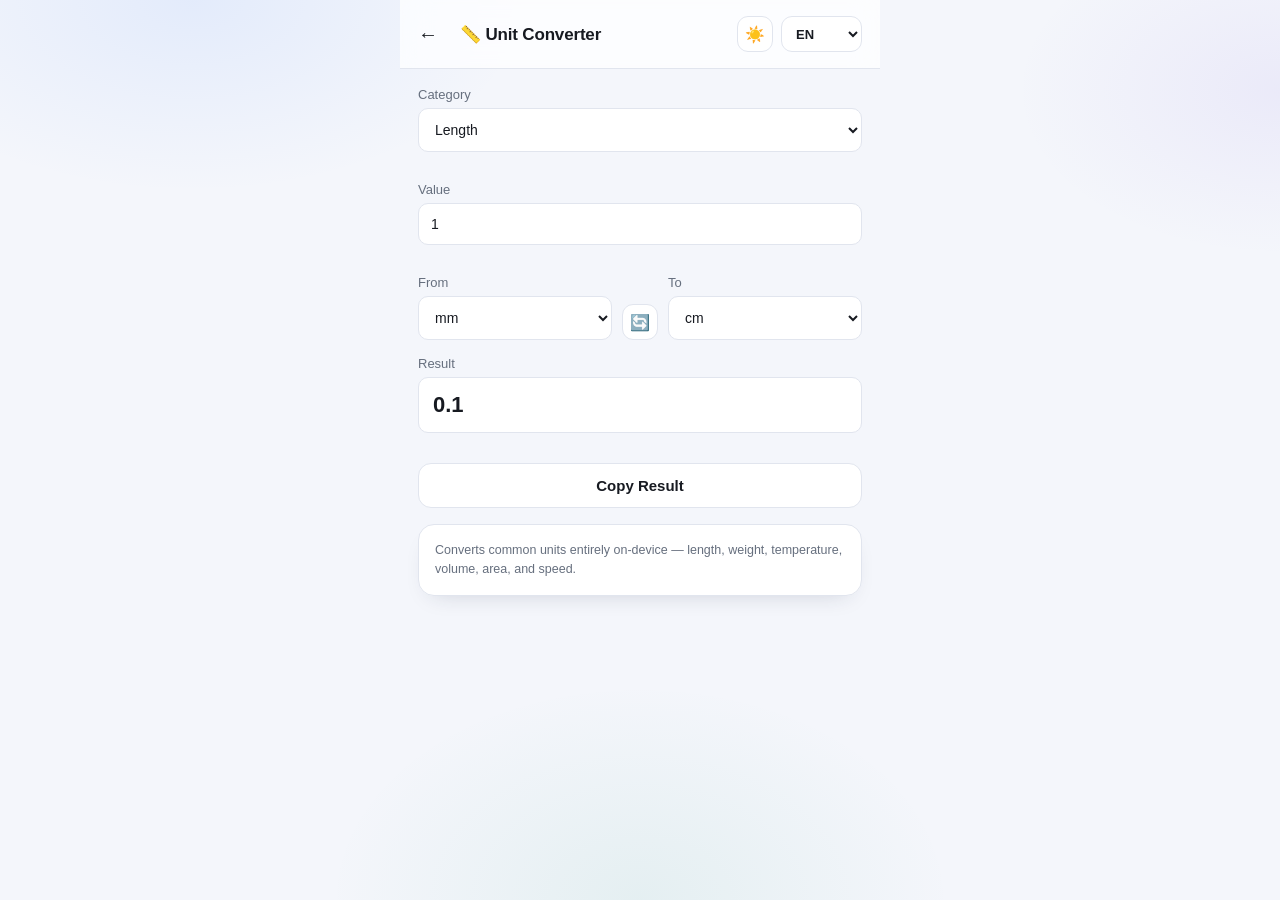
<file: tools/unit-converter.html>
<!doctype html>
<html lang="en">
<head>
<meta charset="UTF-8" />
<meta name="viewport" content="width=device-width, initial-scale=1, viewport-fit=cover" />
<meta name="theme-color" content="#0b0d12" />
<title>Unit Converter</title>
<script>(function(){try{var t=localStorage.getItem('ptk_theme');if(!t){t=(window.matchMedia&&matchMedia('(prefers-color-scheme: light)').matches)?'light':'dark';}document.documentElement.setAttribute('data-theme',t);}catch(e){}})();</script>
<link rel="icon" type="image/svg+xml" href="../lllLogo.svg" />
<link rel="manifest" href="../manifest.json" />
<link rel="apple-touch-icon" href="../icons/apple-touch-icon.png" />
<meta name="apple-mobile-web-app-capable" content="yes" />
<meta name="apple-mobile-web-app-status-bar-style" content="black-translucent" />
<link rel="stylesheet" href="../css/style.css" />
</head>
<body>
<div class="app">
  <div class="tool-header">
    <a class="back-btn" href="../index.html">←</a>
    <h2><span>📏</span> <span data-i18n="unitConverter.header">Unit Converter</span></h2>
    <div class="top-controls">
      <button id="themeToggle" class="icon-btn" data-i18n-aria="common.toggleTheme" aria-label="Toggle theme">🌙</button>
      <select id="langSelect" class="lang-select" data-i18n-aria="common.language" aria-label="Language"></select>
    </div>
  </div>

  <div class="tool-body">
    <div class="field">
      <label data-i18n="unitConverter.categoryLabel">Category</label>
      <select id="categorySelect"></select>
    </div>

    <div class="field">
      <label data-i18n="unitConverter.valueLabel">Value</label>
      <input id="valueInput" type="number" inputmode="decimal" value="1" />
    </div>

    <div class="btn-row" style="align-items:flex-end;">
      <div class="field" style="flex:1;margin-bottom:0;">
        <label data-i18n="unitConverter.fromLabel">From</label>
        <select id="fromSelect"></select>
      </div>
      <button id="swapBtn" class="icon-btn" data-i18n-aria="common.swap" aria-label="Swap">🔄</button>
      <div class="field" style="flex:1;margin-bottom:0;">
        <label data-i18n="unitConverter.toLabel">To</label>
        <select id="toSelect"></select>
      </div>
    </div>

    <div class="field">
      <label data-i18n="unitConverter.resultLabel">Result</label>
      <div id="resultBox" class="result-box">—</div>
    </div>

    <button id="copyBtn" class="btn secondary" data-i18n="unitConverter.copyBtn">Copy Result</button>

    <div id="status" class="status hidden"></div>

    <div class="panel hint" data-i18n="unitConverter.hint">
      Converts common units entirely on-device — length, weight, temperature, volume, area, and speed.
    </div>
  </div>
</div>

<script src="../js/theme.js"></script>
<script src="../js/i18n.js"></script>
<script>
const categorySelect = document.getElementById('categorySelect');
const valueInput = document.getElementById('valueInput');
const fromSelect = document.getElementById('fromSelect');
const toSelect = document.getElementById('toSelect');
const swapBtn = document.getElementById('swapBtn');
const resultBox = document.getElementById('resultBox');
const copyBtn = document.getElementById('copyBtn');
const statusEl = document.getElementById('status');

const CATEGORY_KEYS = ['length', 'weight', 'temperature', 'volume', 'area', 'speed'];

const UNITS = {
  length: { mm: 0.001, cm: 0.01, m: 1, km: 1000, in: 0.0254, ft: 0.3048, yd: 0.9144, mi: 1609.344 },
  weight: { mg: 0.000001, g: 0.001, kg: 1, oz: 0.028349523125, lb: 0.45359237, st: 6.35029318, t: 1000 },
  volume: { ml: 0.001, l: 1, gal: 3.785411784, qt: 0.946352946, pt: 0.473176473, cup: 0.2365882365, floz: 0.0295735295625 },
  area: { m2: 1, km2: 1000000, ft2: 0.09290304, yd2: 0.83612736, acre: 4046.8564224, ha: 10000 },
  speed: { mps: 1, kph: 0.27777778, mph: 0.44704, knot: 0.51444444 }
};

const UNIT_LABELS = {
  mm: 'mm', cm: 'cm', m: 'm', km: 'km', in: 'in', ft: 'ft', yd: 'yd', mi: 'mi',
  mg: 'mg', g: 'g', kg: 'kg', oz: 'oz', lb: 'lb', st: 'st', t: 't (metric)',
  ml: 'ml', l: 'L', gal: 'gal (US)', qt: 'qt (US)', pt: 'pt (US)', cup: 'cup (US)', floz: 'fl oz (US)',
  m2: 'm²', km2: 'km²', ft2: 'ft²', yd2: 'yd²', acre: 'acre', ha: 'hectare',
  mps: 'm/s', kph: 'km/h', mph: 'mph', knot: 'knot',
  C: '°C', F: '°F', K: 'K'
};

function unitKeysFor(cat) {
  return cat === 'temperature' ? ['C', 'F', 'K'] : Object.keys(UNITS[cat]);
}

function populateCategorySelect() {
  categorySelect.innerHTML = '';
  CATEGORY_KEYS.forEach(cat => {
    const opt = document.createElement('option');
    opt.value = cat;
    opt.textContent = Ptk.t('unitConverter.categories.' + cat);
    categorySelect.appendChild(opt);
  });
}

function renderCategoryLabels() {
  Array.from(categorySelect.options).forEach(o => {
    o.textContent = Ptk.t('unitConverter.categories.' + o.value);
  });
}

function populateUnitSelects() {
  const keys = unitKeysFor(categorySelect.value);
  fromSelect.innerHTML = '';
  toSelect.innerHTML = '';
  keys.forEach(k => {
    const o1 = document.createElement('option');
    o1.value = k;
    o1.textContent = UNIT_LABELS[k] || k;
    fromSelect.appendChild(o1);
    toSelect.appendChild(o1.cloneNode(true));
  });
  fromSelect.selectedIndex = 0;
  toSelect.selectedIndex = Math.min(1, keys.length - 1);
  convert();
}

function convertTemp(v, from, to) {
  let c;
  if (from === 'C') c = v;
  else if (from === 'F') c = (v - 32) * 5 / 9;
  else c = v - 273.15;
  if (to === 'C') return c;
  if (to === 'F') return c * 9 / 5 + 32;
  return c + 273.15;
}

function formatNumber(n) {
  if (!isFinite(n)) return '—';
  const rounded = Math.round(n * 1e6) / 1e6;
  return rounded.toLocaleString(undefined, { maximumFractionDigits: 6 });
}

function convert() {
  const val = parseFloat(valueInput.value);
  if (isNaN(val)) {
    resultBox.textContent = '—';
    return;
  }
  const cat = categorySelect.value;
  let result;
  if (cat === 'temperature') {
    result = convertTemp(val, fromSelect.value, toSelect.value);
  } else {
    const units = UNITS[cat];
    const base = val * units[fromSelect.value];
    result = base / units[toSelect.value];
  }
  resultBox.textContent = formatNumber(result);
}

categorySelect.addEventListener('change', populateUnitSelects);
valueInput.addEventListener('input', convert);
fromSelect.addEventListener('change', convert);
toSelect.addEventListener('change', convert);
swapBtn.addEventListener('click', () => {
  const tmp = fromSelect.value;
  fromSelect.value = toSelect.value;
  toSelect.value = tmp;
  convert();
});

copyBtn.addEventListener('click', async () => {
  if (resultBox.textContent === '—') return;
  await navigator.clipboard.writeText(resultBox.textContent);
  statusEl.textContent = Ptk.t('common.copied');
  statusEl.className = 'status ok';
});

populateCategorySelect();
populateUnitSelects();

document.addEventListener('ptk-lang-changed', renderCategoryLabels);
</script>
</body>
</html>
</file>
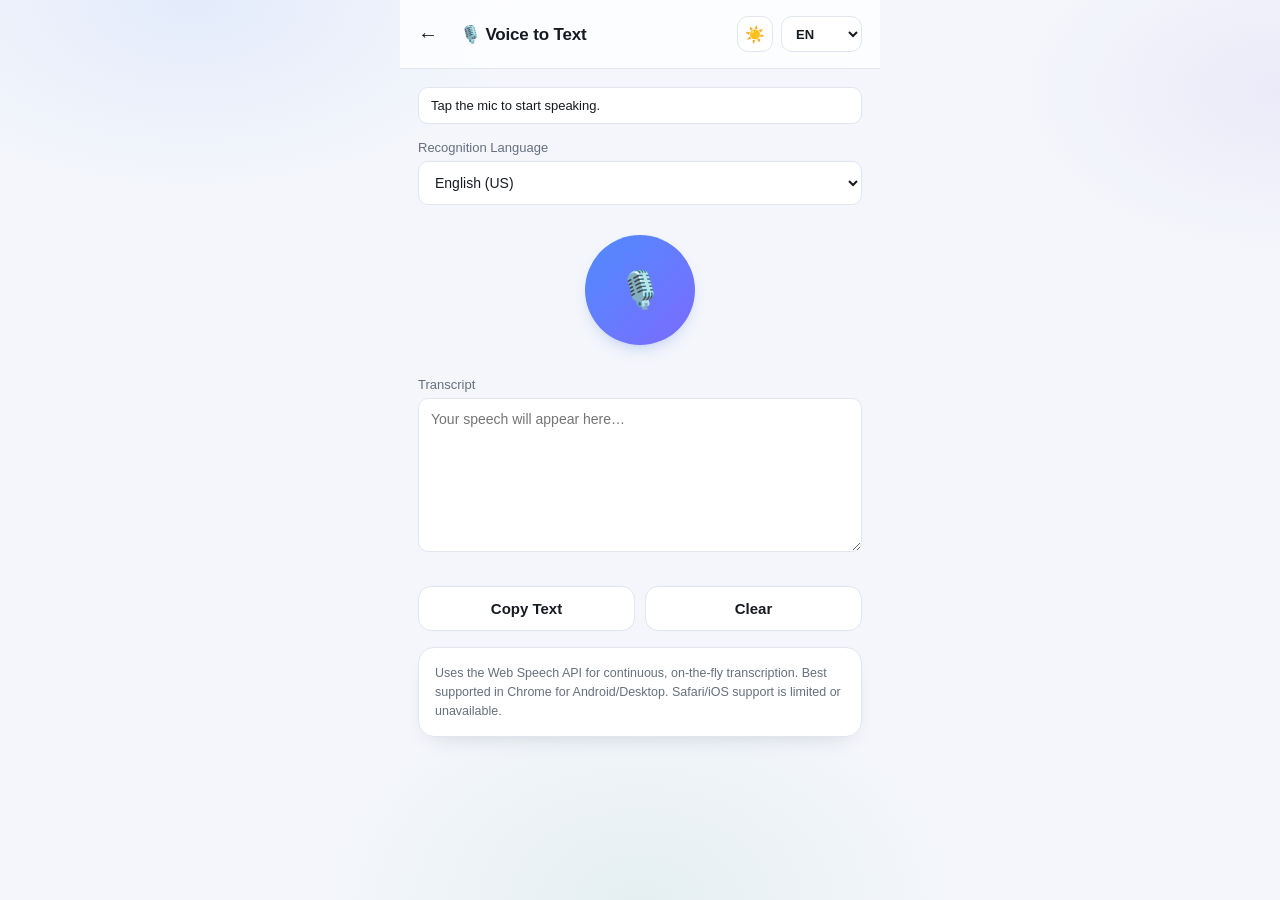
<file: tools/voice-to-text.html>
<!doctype html>
<html lang="en">
<head>
<meta charset="UTF-8" />
<meta name="viewport" content="width=device-width, initial-scale=1, viewport-fit=cover" />
<meta name="theme-color" content="#0b0d12" />
<title>Voice to Text</title>
<script>(function(){try{var t=localStorage.getItem('ptk_theme');if(!t){t=(window.matchMedia&&matchMedia('(prefers-color-scheme: light)').matches)?'light':'dark';}document.documentElement.setAttribute('data-theme',t);}catch(e){}})();</script>
<link rel="icon" type="image/svg+xml" href="../lllLogo.svg" />
<link rel="manifest" href="../manifest.json" />
<link rel="apple-touch-icon" href="../icons/apple-touch-icon.png" />
<meta name="apple-mobile-web-app-capable" content="yes" />
<meta name="apple-mobile-web-app-status-bar-style" content="black-translucent" />
<link rel="stylesheet" href="../css/style.css" />
</head>
<body>
<div class="app">
  <div class="tool-header">
    <a class="back-btn" href="../index.html">←</a>
    <h2><span>🎙️</span> <span data-i18n="voiceToText.header">Voice to Text</span></h2>
    <div class="top-controls">
      <button id="themeToggle" class="icon-btn" data-i18n-aria="common.toggleTheme" aria-label="Toggle theme">🌙</button>
      <select id="langSelect" class="lang-select" data-i18n-aria="common.language" aria-label="Language"></select>
    </div>
  </div>

  <div class="tool-body">
    <div id="status" class="status">Tap the mic to start speaking.</div>

    <div class="field">
      <label data-i18n="voiceToText.langLabel">Recognition Language</label>
      <select id="sttLangSelect"></select>
    </div>

    <div class="center">
      <button id="micBtn" class="btn" style="width:110px;height:110px;border-radius:50%;font-size:36px;">🎙️</button>
    </div>

    <div id="interim" class="hint center"></div>

    <div class="field">
      <label data-i18n="voiceToText.transcriptLabel">Transcript</label>
      <textarea id="output" rows="8" data-i18n-placeholder="voiceToText.transcriptPlaceholder" placeholder="Your speech will appear here…"></textarea>
    </div>

    <div class="btn-row">
      <button id="copyBtn" class="btn secondary" data-i18n="voiceToText.copyBtn">Copy Text</button>
      <button id="clearBtn" class="btn secondary" data-i18n="voiceToText.clearBtn">Clear</button>
      <button id="shareBtn" class="btn secondary hidden" data-i18n="common.shareBtn">📤 Share</button>
    </div>

    <div class="panel hint" data-i18n="voiceToText.hint">
      Uses the Web Speech API for continuous, on-the-fly transcription. Best supported in Chrome for Android/Desktop. Safari/iOS support is limited or unavailable.
    </div>
  </div>
</div>

<script src="../js/theme.js"></script>
<script src="../js/i18n.js"></script>
<script src="../js/languages.js"></script>
<script>
const micBtn = document.getElementById('micBtn');
const statusEl = document.getElementById('status');
const output = document.getElementById('output');
const interim = document.getElementById('interim');
const copyBtn = document.getElementById('copyBtn');
const clearBtn = document.getElementById('clearBtn');
const shareBtn = document.getElementById('shareBtn');
const sttLangSelect = document.getElementById('sttLangSelect');

const STT_LANG_KEY = 'ptk_stt_lang';
const SpeechRecognition = window.SpeechRecognition || window.webkitSpeechRecognition;
let recognition = null;
let listening = false;
let statusState = { key: 'voiceToText.statusInit', cls: '', extra: '' };

function renderStatus() {
  statusEl.textContent = Ptk.t(statusState.key) + (statusState.extra || '');
  statusEl.className = 'status' + (statusState.cls ? ' ' + statusState.cls : '');
}

function setStatus(key, cls, extra) {
  statusState = { key: key, cls: cls || '', extra: extra || '' };
  renderStatus();
}

function populateLangSelect() {
  const stored = localStorage.getItem(STT_LANG_KEY);
  const initial = PtkLanguages.closestMatch(stored || navigator.language);
  sttLangSelect.innerHTML = '';
  PtkLanguages.list.forEach(lang => {
    const opt = document.createElement('option');
    opt.value = lang.code;
    opt.textContent = lang.label;
    if (lang.code === initial) opt.selected = true;
    sttLangSelect.appendChild(opt);
  });
  if (recognition) recognition.lang = initial;
}

sttLangSelect.addEventListener('change', () => {
  localStorage.setItem(STT_LANG_KEY, sttLangSelect.value);
  if (recognition) recognition.lang = sttLangSelect.value;
});

if (!SpeechRecognition) {
  setStatus('voiceToText.notSupported', 'warn');
  micBtn.disabled = true;
  populateLangSelect();
  sttLangSelect.disabled = true;
} else {
  recognition = new SpeechRecognition();
  recognition.continuous = true;
  recognition.interimResults = true;
  populateLangSelect();

  recognition.onresult = (event) => {
    let interimText = '';
    for (let i = event.resultIndex; i < event.results.length; i++) {
      const transcript = event.results[i][0].transcript;
      if (event.results[i].isFinal) {
        output.value += (output.value && !output.value.endsWith(' ') ? ' ' : '') + transcript.trim();
      } else {
        interimText += transcript;
      }
    }
    interim.textContent = interimText;
  };

  recognition.onerror = (event) => {
    setStatus('common.error', 'warn', ' ' + event.error);
  };

  recognition.onend = () => {
    listening = false;
    micBtn.textContent = '🎙️';
    micBtn.classList.remove('danger');
    interim.textContent = '';
    setStatus('voiceToText.stopped', '');
  };

  micBtn.addEventListener('click', () => {
    if (listening) {
      recognition.stop();
    } else {
      recognition.start();
      listening = true;
      micBtn.textContent = '⏹️';
      setStatus('voiceToText.listening', 'ok');
    }
  });
}

copyBtn.addEventListener('click', async () => {
  if (!output.value) return;
  await navigator.clipboard.writeText(output.value);
  setStatus('common.copied', 'ok');
});

if (navigator.share) {
  shareBtn.classList.remove('hidden');
  shareBtn.addEventListener('click', async () => {
    if (!output.value) return;
    try {
      await navigator.share({ text: output.value });
    } catch (err) {
      if (err.name !== 'AbortError') setStatus('common.shareFailed', 'warn', ' ' + err.message);
    }
  });
}

clearBtn.addEventListener('click', () => {
  output.value = '';
  interim.textContent = '';
});

document.addEventListener('ptk-lang-changed', renderStatus);
</script>
</body>
</html>
</file>
<file: css/style.css>
:root {
  color-scheme: dark;
  --bg: #0b0d12;
  --bg-elevated: #1a1d24;
  --bg-card: #1a1e27;
  --accent: #4f8cff;
  --accent-2: #34d399;
  --accent-3: #a78bfa;
  --danger: #f4614a;
  --text: #eef1f6;
  --text-dim: #9aa3b2;
  --border: #2a2f3a;
  --radius: 16px;
  --grad-accent: linear-gradient(135deg, #4f8cff, #7c6bff);
  --shadow-card: 0 1px 0 rgba(255,255,255,0.03) inset, 0 10px 24px -12px rgba(0,0,0,0.55);
  --shadow-btn: 0 8px 20px -8px rgba(79,140,255,0.55);
  --blob-1: rgba(79,140,255,0.16);
  --blob-2: rgba(167,139,250,0.13);
  --blob-3: rgba(52,211,153,0.08);
  --header-bg: rgba(26,29,36,0.75);
  --safe-top: env(safe-area-inset-top, 0px);
  --safe-bottom: env(safe-area-inset-bottom, 0px);
}

:root[data-theme="light"] {
  color-scheme: light;
  --bg: #f4f6fb;
  --bg-elevated: #ffffff;
  --bg-card: #ffffff;
  --accent: #3b6fe0;
  --accent-2: #199473;
  --accent-3: #7c5ce0;
  --danger: #e0483a;
  --text: #171a21;
  --text-dim: #666f7e;
  --border: #e1e5ee;
  --shadow-card: 0 1px 0 rgba(255,255,255,0.6) inset, 0 10px 24px -14px rgba(30,40,70,0.22);
  --shadow-btn: 0 8px 18px -9px rgba(59,111,224,0.45);
  --blob-1: rgba(79,140,255,0.10);
  --blob-2: rgba(124,92,224,0.08);
  --blob-3: rgba(25,148,115,0.07);
  --header-bg: rgba(255,255,255,0.72);
}

* { box-sizing: border-box; }

html, body {
  margin: 0;
  padding: 0;
  height: 100%;
  background: var(--bg);
  color: var(--text);
  font-family: -apple-system, BlinkMacSystemFont, "Segoe UI", Roboto, Helvetica, Arial, sans-serif;
  -webkit-tap-highlight-color: transparent;
  transition: background-color .2s ease, color .2s ease;
}

body {
  padding-top: var(--safe-top);
  padding-bottom: var(--safe-bottom);
  background:
    radial-gradient(560px 320px at 15% 0%, var(--blob-1), transparent 60%),
    radial-gradient(480px 300px at 100% 10%, var(--blob-2), transparent 55%),
    radial-gradient(520px 360px at 50% 100%, var(--blob-3), transparent 60%),
    var(--bg);
  background-attachment: fixed;
}

a { color: inherit; text-decoration: none; }

.app {
  max-width: 480px;
  margin: 0 auto;
  min-height: 100vh;
  display: flex;
  flex-direction: column;
}

/* Home screen */
.home-header {
  padding: 36px 22px 10px;
}

.home-header-top {
  display: flex;
  align-items: flex-start;
  justify-content: space-between;
  gap: 12px;
}

.app-badge {
  display: flex;
  align-items: center;
  margin-bottom: 14px;
}

.app-badge svg {
  height: 32px;
  width: auto;
  display: block;
}

.app-badge svg path {
  fill: var(--text);
  transition: fill .2s ease;
}

.home-header h1 {
  font-size: 27px;
  font-weight: 800;
  letter-spacing: -0.02em;
  margin: 0 0 6px;
  background: linear-gradient(120deg, #ffffff 20%, #b9c6ff 60%, #a78bfa 100%);
  -webkit-background-clip: text;
  background-clip: text;
  color: transparent;
}

:root[data-theme="light"] .home-header h1 {
  background: linear-gradient(120deg, #182238 15%, #3b6fe0 60%, #7c5ce0 100%);
  -webkit-background-clip: text;
  background-clip: text;
}

.home-header p {
  margin: 0;
  color: var(--text-dim);
  font-size: 14px;
}

/* Theme + language controls */
.top-controls {
  display: flex;
  align-items: center;
  gap: 8px;
  flex-shrink: 0;
}

.icon-btn {
  width: 36px;
  height: 36px;
  display: flex;
  align-items: center;
  justify-content: center;
  font-size: 16px;
  background: var(--bg-card);
  border: 1px solid var(--border);
  border-radius: 11px;
  cursor: pointer;
  padding: 0;
  transition: transform .12s ease, border-color .12s ease;
}

.icon-btn:active { transform: scale(0.92); border-color: rgba(79,140,255,0.5); }

.lang-select {
  width: auto;
  background: var(--bg-card);
  border: 1px solid var(--border);
  color: var(--text);
  border-radius: 11px;
  padding: 8px 10px;
  font-size: 13px;
  font-weight: 600;
  height: 36px;
}

.tool-header .top-controls {
  margin-left: auto;
}

.grid {
  display: grid;
  grid-template-columns: repeat(2, 1fr);
  gap: 14px;
  padding: 22px;
}

.card {
  background: linear-gradient(160deg, var(--bg-card), var(--bg-elevated));
  border: 1px solid var(--border);
  border-radius: var(--radius);
  padding: 18px 16px;
  display: flex;
  flex-direction: column;
  align-items: flex-start;
  gap: 12px;
  min-height: 128px;
  box-shadow: var(--shadow-card);
  transition: transform .15s cubic-bezier(.2,.7,.3,1), border-color .15s ease, box-shadow .15s ease;
}

.card:active {
  transform: scale(0.96);
  border-color: rgba(79,140,255,0.55);
  box-shadow: 0 0 0 1px rgba(79,140,255,0.25), var(--shadow-card);
}

.card .icon {
  font-size: 24px;
  width: 46px;
  height: 46px;
  display: flex;
  align-items: center;
  justify-content: center;
  border-radius: 13px;
  background: linear-gradient(145deg, rgba(79,140,255,0.18), rgba(167,139,250,0.12));
  border: 1px solid rgba(255,255,255,0.06);
}

.card .label {
  font-size: 14.5px;
  font-weight: 600;
  line-height: 1.25;
}

.card .sub {
  font-size: 11.5px;
  color: var(--text-dim);
}

.footer-note {
  padding: 18px 26px 36px;
  color: var(--text-dim);
  font-size: 12px;
  text-align: center;
  line-height: 1.6;
}

/* Tool page layout */
.tool-header {
  display: flex;
  align-items: center;
  gap: 12px;
  padding: 16px 18px;
  border-bottom: 1px solid var(--border);
  background: var(--header-bg);
  backdrop-filter: blur(14px) saturate(1.4);
  -webkit-backdrop-filter: blur(14px) saturate(1.4);
  position: sticky;
  top: 0;
  z-index: 10;
}

.back-btn {
  font-size: 20px;
  padding: 6px 10px;
  margin-left: -10px;
  border-radius: 10px;
  transition: background .12s ease;
}

.back-btn:active { background: var(--bg-card); }

.tool-header h2 {
  font-size: 17px;
  font-weight: 700;
  letter-spacing: -0.01em;
  margin: 0;
  flex: 1;
}

.tool-body {
  flex: 1;
  padding: 18px;
  display: flex;
  flex-direction: column;
  gap: 16px;
}

.panel {
  background: linear-gradient(160deg, var(--bg-card), var(--bg-elevated));
  border: 1px solid var(--border);
  border-radius: var(--radius);
  padding: 16px;
  box-shadow: var(--shadow-card);
}

.btn {
  display: inline-flex;
  align-items: center;
  justify-content: center;
  gap: 8px;
  background: var(--grad-accent);
  color: #06121f;
  font-weight: 700;
  font-size: 15px;
  border: none;
  border-radius: 13px;
  padding: 13px 18px;
  cursor: pointer;
  width: 100%;
  box-shadow: var(--shadow-btn);
  transition: transform .12s ease, box-shadow .12s ease, opacity .12s ease;
}

.btn:active {
  transform: scale(0.97);
  box-shadow: 0 4px 12px -6px rgba(79,140,255,0.55);
  opacity: 0.92;
}

.btn.secondary {
  background: var(--bg-elevated);
  color: var(--text);
  border: 1px solid var(--border);
  box-shadow: none;
}

.btn.secondary:active { box-shadow: none; }

.btn.danger { background: linear-gradient(135deg, #f4614a, #ff8a65); color: #21100c; box-shadow: 0 8px 20px -8px rgba(244,97,74,0.5); }
.btn.success { background: linear-gradient(135deg, #34d399, #4fe0b0); color: #05221a; box-shadow: 0 8px 20px -8px rgba(52,211,153,0.5); }

.btn:disabled { opacity: 0.4; cursor: not-allowed; transform: none; box-shadow: none; }

.btn-row {
  display: flex;
  gap: 10px;
}

.btn-row .btn { flex: 1; }

video, canvas, img.preview {
  width: 100%;
  border-radius: var(--radius);
  background: #000;
  display: block;
}

.video-wrap {
  position: relative;
  overflow: hidden;
  border-radius: var(--radius);
  background: #000;
}

textarea, select, input[type="text"], input[type="number"] {
  width: 100%;
  background: var(--bg-elevated);
  border: 1px solid var(--border);
  color: var(--text);
  border-radius: 10px;
  padding: 12px;
  font-size: 14px;
  font-family: inherit;
  resize: vertical;
}

label {
  font-size: 13px;
  color: var(--text-dim);
  display: block;
  margin-bottom: 6px;
}

.field { margin-bottom: 14px; }
.field:last-child { margin-bottom: 0; }

.hint {
  font-size: 12.5px;
  color: var(--text-dim);
  line-height: 1.5;
}

.status {
  font-size: 13px;
  padding: 10px 12px;
  border-radius: 10px;
  background: var(--bg-elevated);
  border: 1px solid var(--border);
}

.status.ok { border-color: rgba(52,211,153,0.5); color: var(--accent-2); background: rgba(52,211,153,0.08); }
.status.warn { border-color: rgba(244,97,74,0.5); color: var(--danger); background: rgba(244,97,74,0.08); }

.result-box {
  font-size: 22px;
  font-weight: 700;
  word-break: break-word;
  padding: 14px;
  background: var(--bg-elevated);
  border-radius: 10px;
  border: 1px solid var(--border);
  min-height: 28px;
}

.center { text-align: center; }
.hidden { display: none !important; }

.mirror-video {
  transform: scaleX(-1);
}
</file>
